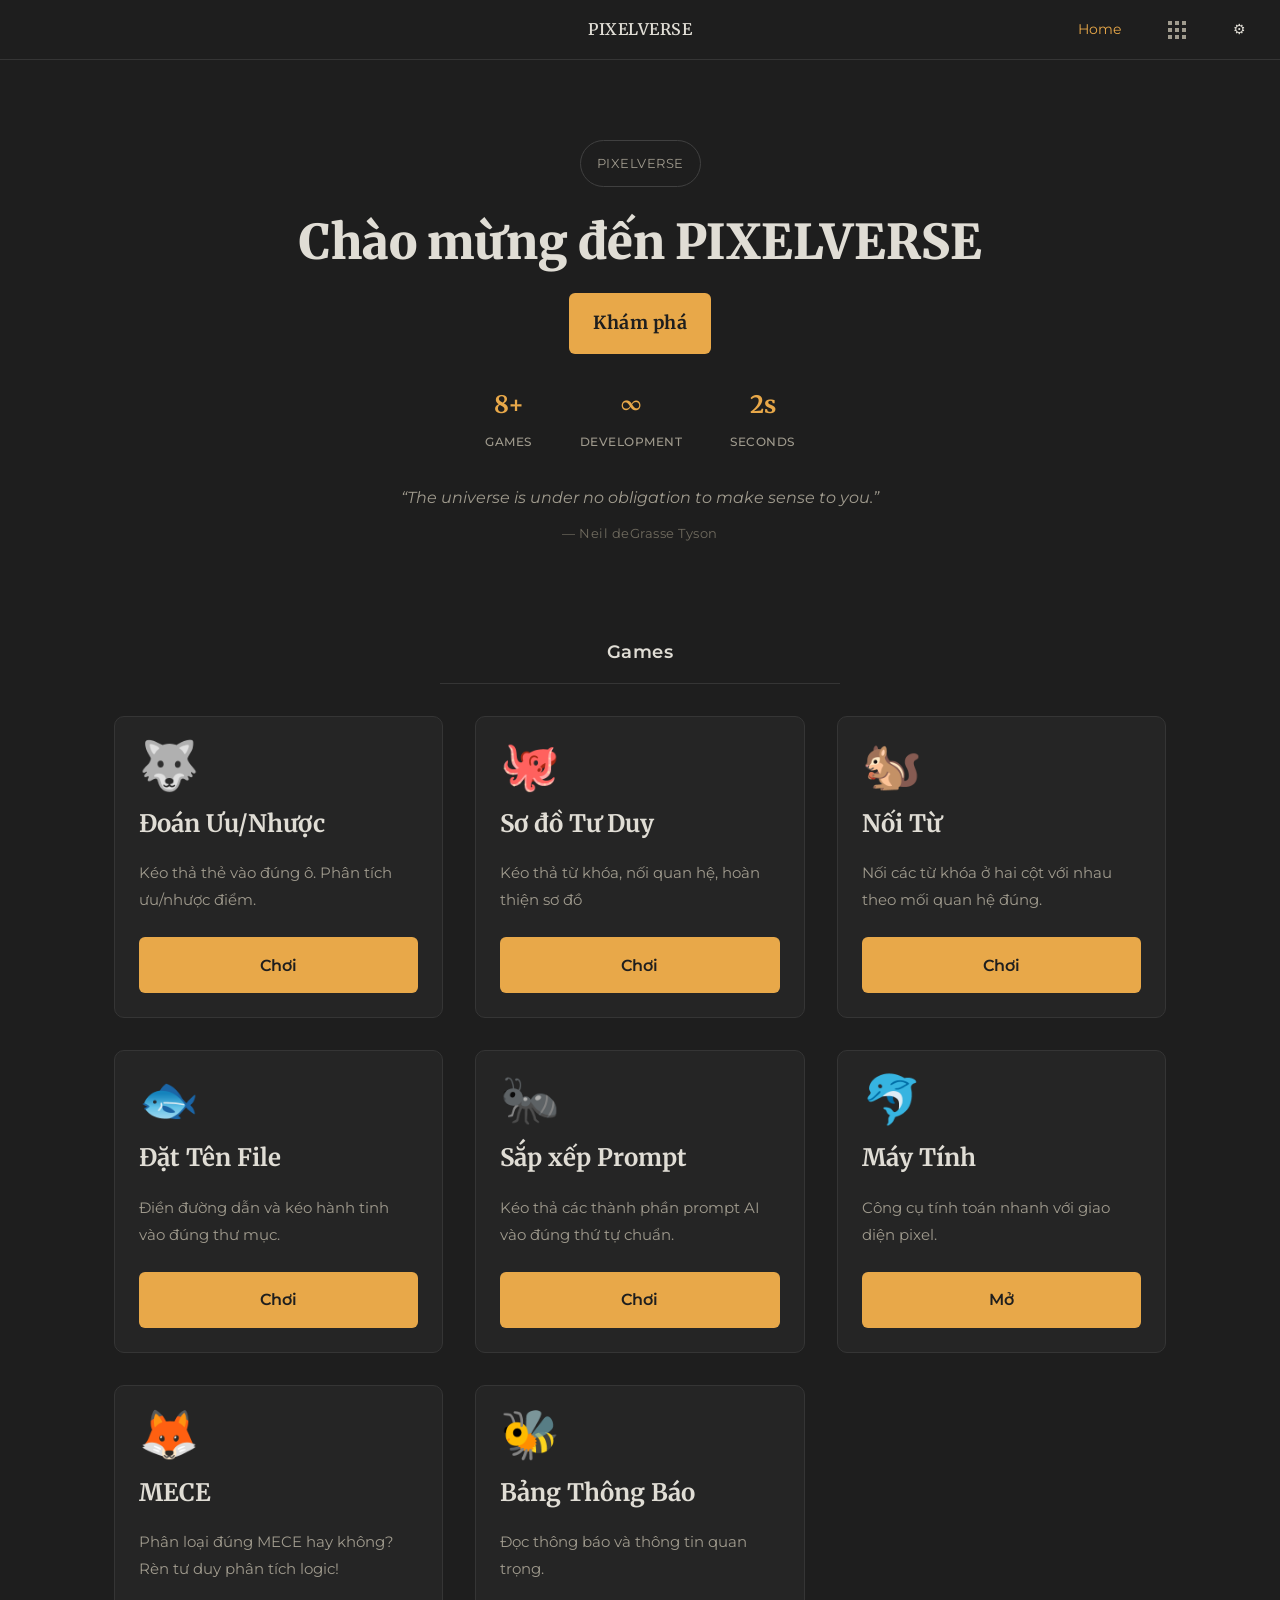
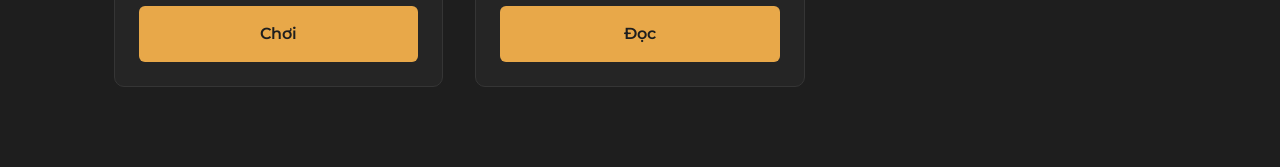
<file: index.html>
<!DOCTYPE html><html lang="vi"><head><meta charset="UTF-8"/><meta name="viewport" content="width=device-width,initial-scale=1.0"/>
<title>PIXELVERSE</title><link rel="icon" href="data:image/svg+xml,<svg xmlns='http://www.w3.org/2000/svg' viewBox='0 0 100 100'><text y='.9em' font-size='90' fill='%2300fff5'>◈</text></svg>">
<link rel="stylesheet" href="style.css"/><script src="app.js"></script>
<style>
.hero-quote{margin-top:32px;max-width:560px;text-align:center;padding:0 1rem}
.hero-quote__text{font-family:var(--font-sans);font-size:16px;font-style:italic;color:var(--text-secondary);line-height:var(--leading-relaxed);margin-bottom:8px;transition:opacity 0.6s}
.hero-quote__author{font-family:var(--font-sans);font-size:13px;color:var(--text-tertiary);letter-spacing:0.5px;opacity:0.7;transition:opacity 0.6s}
.stats-bar{display:flex;justify-content:center;gap:clamp(24px,5vw,48px);flex-wrap:wrap;margin-top:32px;padding:0}
.stat-item{text-align:center;display:flex;flex-direction:column;gap:8px}
.stat-item__value{font-family:var(--font-serif);font-size:clamp(18px,4vw,24px);font-weight:700;color:var(--accent)}
.stat-item__label{font-size:12px;color:var(--text-secondary);letter-spacing:0.5px;font-weight:500}
</style></head>
<body>
<section class="hero">
<div class="hero__badge">PIXELVERSE</div>
<h1 class="hero__title">Chào mừng đến PIXELVERSE</h1>
<a href="#apps" class="hero__cta" onclick="SFX.navigate()">Khám phá</a>
<div class="stats-bar"><div class="stat-item"><span class="stat-item__value" id="gameCount">4+</span><span class="stat-item__label">GAMES</span></div>
<div class="stat-item"><span class="stat-item__value">∞</span><span class="stat-item__label">DEVELOPMENT</span></div>
<div class="stat-item"><span class="stat-item__value" id="sessionTimer">0s</span><span class="stat-item__label" id="timerLabel">SECONDS</span></div></div>
<div class="hero-quote"><p class="hero-quote__text" id="heroQuoteText"></p><span class="hero-quote__author" id="heroQuoteAuthor"></span></div></section>
<section class="apps-section" id="apps"><h2 class="section-title">Games</h2><div class="section-divider"><span></span></div>
<div class="apps-grid" id="appsGrid"></div></section>
<script>
const cards=[['pros-cons','🐺','Đoán Ưu/Nhược','Kéo thả thẻ vào đúng ô. Phân tích ưu/nhược điểm.','Chơi'],
['mind-map','🐙','Sơ đồ Tư Duy','Kéo thả từ khóa, nối quan hệ, hoàn thiện sơ đồ','Chơi'],
['matching','🐿️','Nối Từ','Nối các từ khóa ở hai cột với nhau theo mối quan hệ đúng.','Chơi'],
['file-naming','🐟','Đặt Tên File','Điền đường dẫn và kéo hành tinh vào đúng thư mục.','Chơi'],
['prompt-order','🐜','Sắp xếp Prompt','Kéo thả các thành phần prompt AI vào đúng thứ tự chuẩn.','Chơi'],
['calculator','🐬','Máy Tính','Công cụ tính toán nhanh với giao diện pixel.','Mở'],
['mece','🦊','MECE','Phân loại đúng MECE hay không? Rèn tư duy phân tích logic!','Chơi'],
['noticeboard','🐝','Bảng Thông Báo','Đọc thông báo và thông tin quan trọng.','Đọc']];
document.getElementById('appsGrid').innerHTML=cards.map(([id,e,t,d,b])=>`<article class="app-card" data-game="${id}" onclick="SFX.navigate();location.href='app.${id}.html'"><div class="app-card__icon">${e}</div><h3 class="app-card__title">${t}</h3><p class="app-card__desc">${d}</p><button class="app-card__btn">${b}</button></article>`).join('');
document.getElementById('gameCount').textContent=cards.length+'+';
const Q=[{t:"The universe is under no obligation to make sense to you.",a:"Neil deGrasse Tyson"},{t:"We are all made of star-stuff.",a:"Carl Sagan"},{t:"Space is big. You just won't believe how vastly, hugely, mind-bogglingly big it is.",a:"Douglas Adams"},{t:"Look up at the stars and not down at your feet.",a:"Stephen Hawking"},{t:"Two things are infinite: the universe and human stupidity; and I'm not sure about the universe.",a:"Albert Einstein"}];
let qi=0;const qT=document.getElementById('heroQuoteText'),qA=document.getElementById('heroQuoteAuthor');
function showQ(i){qT.style.opacity='0';qA.style.opacity='0';setTimeout(()=>{qT.textContent='\u201c'+Q[i].t+'\u201d';qA.textContent='\u2014 '+Q[i].a;qT.style.opacity='1';qA.style.opacity='1'},600)}
showQ(0);setInterval(()=>{qi=(qi+1)%Q.length;showQ(qi)},9000);
const nt=performance.getEntriesByType('navigation')[0]?.type,SK='pv_start';
if(nt==='reload'||!sessionStorage.getItem(SK))sessionStorage.setItem(SK,Date.now());
const ss=parseInt(sessionStorage.getItem(SK)),tE=document.getElementById('sessionTimer'),tL=document.getElementById('timerLabel');
function uT(){const s=Math.floor((Date.now()-ss)/1000);if(s<60){tE.textContent=s+'s';tL.textContent='SECONDS'}else{tE.textContent=Math.floor(s/60)+'+';tL.textContent='MINUTES PLAYED'}}
uT();const si=setInterval(()=>{uT();if(Date.now()-ss>=60000){clearInterval(si);setInterval(uT,60000)}},1000);
</script></body></html>
</file>
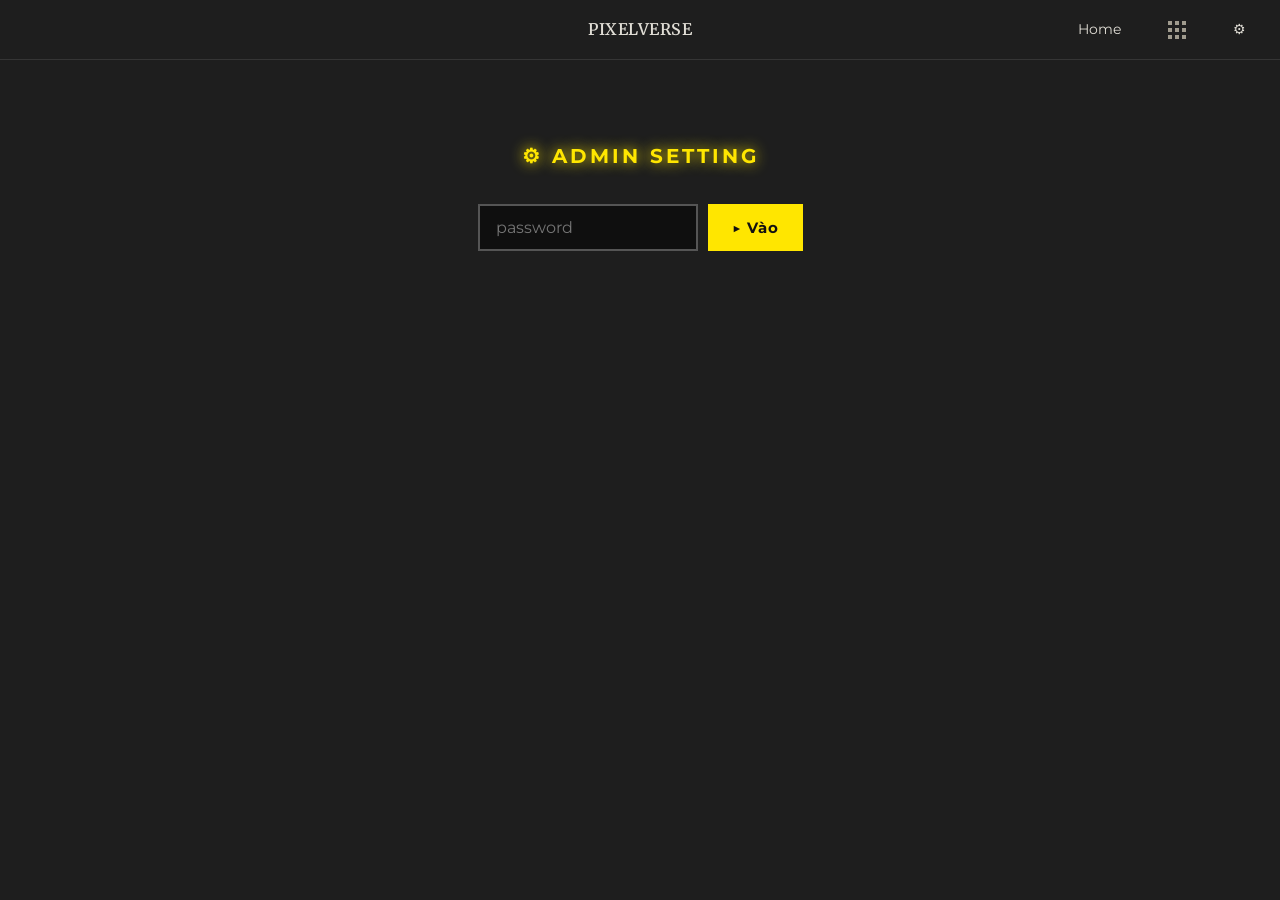
<file: app.admin.html>
<!DOCTYPE html><html lang="vi"><head><meta charset="UTF-8"/><meta name="viewport" content="width=device-width,initial-scale=1.0"/>
<title>PIXELVERSE — Admin</title><link rel="icon" href="data:image/svg+xml,<svg xmlns='http://www.w3.org/2000/svg' viewBox='0 0 100 100'><text y='.9em' font-size='90'>⚙</text></svg>">
<link rel="stylesheet" href="style.css"/><script src="app.js"></script>
<style>:root{--cyan:#00fff5;--orange:#ff6b00;--bg:#111111;--card:#1a1a1a;--card2:#0f0f0f;--grey:#555555;--yellow:#ffe600;--white:#ffffff;--magenta:#ff00cc;--green:#00ff88}
*{font-family:'Montserrat',sans-serif}
.admin-page{max-width:860px;margin:0 auto;padding:32px 20px 100px}
.auth-section{text-align:center;padding:48px 0 32px}.auth-title{font-family:var(--fh);font-size:20px;font-weight:700;color:var(--yellow);text-shadow:0 0 14px var(--yellow);letter-spacing:3px;margin-bottom:32px}
.auth-form{display:flex;gap:10px;justify-content:center;flex-wrap:wrap}
.auth-input{padding:12px 16px;background:var(--card2);border:2px solid var(--grey);color:var(--white);font-size:16px;outline:none;width:220px}.auth-input:focus{border-color:var(--yellow)}
.auth-btn{padding:12px 24px;background:var(--yellow);color:var(--bg);border:none;font-size:15px;font-weight:700;cursor:pointer;letter-spacing:1px}.auth-btn:hover{box-shadow:0 0 16px rgba(255,230,0,.5)}
.auth-error{color:var(--orange);margin-top:10px;font-size:14px;min-height:20px}.auth-ok{font-size:14px;color:var(--green);margin-top:10px}
.g-bar{display:none;align-items:center;gap:8px;padding:10px 0;border-bottom:2px solid var(--grey);margin-bottom:0;flex-wrap:wrap}.g-bar.visible{display:flex}
.g-bar--bot{border-bottom:none;border-top:2px solid var(--grey);margin-top:0}
.g-btn{width:44px;height:44px;font-size:20px;border:2px solid;background:none;cursor:pointer;display:flex;align-items:center;justify-content:center}
.g-save{border-color:var(--yellow);color:var(--yellow)}.g-save:hover{background:var(--yellow);color:var(--bg)}
.g-copy,.g-dl{border-color:var(--grey);color:var(--grey);opacity:.35;pointer-events:none}
.g-copy.on{border-color:var(--cyan);color:var(--cyan);opacity:1;pointer-events:auto}.g-copy.on:hover{background:var(--cyan);color:var(--bg)}
.g-dl.on{border-color:var(--green);color:var(--green);opacity:1;pointer-events:auto}.g-dl.on:hover{background:var(--green);color:var(--bg)}
.g-msg{font-size:13px;color:var(--green);min-width:80px}
.g-logout{margin-left:auto;padding:8px 16px;background:none;border:1px solid var(--grey);color:var(--grey);font-size:13px;cursor:pointer}.g-logout:hover{border-color:var(--orange);color:var(--orange)}
.game-sections{border-top:2px solid var(--grey)}.game-block{border-bottom:2px solid var(--grey)}
.game-header{display:flex;align-items:center;justify-content:space-between;width:100%;background:none;border:none;padding:20px 4px;cursor:pointer;color:var(--white);font-size:18px;font-weight:600}.game-header:hover{color:var(--cyan)}
.game-header-left{display:flex;align-items:center;gap:12px}.game-arrow{font-size:12px;color:var(--grey);transition:transform .15s}
.game-content{display:none;padding:4px 0 32px}.game-content.open{display:block}
.field-group{margin-bottom:14px}.field-label{display:block;font-size:13px;color:var(--grey);margin-bottom:5px}
.field-input,.field-textarea{width:100%;padding:10px 12px;box-sizing:border-box;background:var(--card2);border:1px solid var(--grey);color:var(--white);font-size:15px;outline:none;font-family:'Montserrat',sans-serif}
.field-input:focus,.field-textarea:focus{border-color:var(--yellow)}.field-textarea{resize:none;overflow:hidden;min-height:52px}
.entry-card{background:rgba(255,255,255,.03);border-left:3px solid var(--grey);padding:16px 16px 12px;margin-bottom:12px}
.entry-head{display:flex;align-items:center;justify-content:space-between;margin-bottom:12px}
.entry-num{font-size:12px;color:var(--magenta);letter-spacing:2px}
.entry-remove{background:none;border:none;color:var(--orange);font-size:18px;padding:2px 6px;cursor:pointer}.entry-remove:hover{color:#ff4444}
.add-btn{background:none;border:2px solid var(--green);color:var(--green);font-size:20px;font-weight:600;width:36px;height:36px;cursor:pointer;display:inline-flex;align-items:center;justify-content:center}.add-btn:hover{background:var(--green);color:var(--bg)}
.add-btn-row{display:flex;align-items:center;gap:8px;margin-top:6px;font-size:13px;color:var(--grey)}
.sec-label{font-size:11px;letter-spacing:2px;color:var(--cyan);margin:18px 0 10px;border-bottom:1px solid var(--grey);padding-bottom:6px;text-transform:uppercase}
.mm-kw-entry{display:flex;align-items:center;gap:10px;background:var(--card2);padding:8px 10px;border:1px solid var(--grey);margin-bottom:6px}
.mm-kw-num{font-size:11px;color:var(--grey);min-width:22px}
.mm-remove-kw{background:none;border:none;color:var(--orange);font-size:16px;padding:2px 6px;cursor:pointer}
.mm-row-ctrl{display:flex;align-items:center;gap:8px;font-size:14px;color:var(--grey)}
.mm-row-btn{background:none;border:2px solid var(--grey);color:var(--white);width:28px;height:28px;font-size:16px;cursor:pointer;line-height:1}.mm-row-btn:hover{border-color:var(--cyan);color:var(--cyan)}
.mm-canvas-wrap{display:flex;gap:16px;margin-top:12px;overflow-x:auto;align-items:flex-start;max-width:100%}
.mm-admin-canvas{flex:1;min-width:0;position:relative;background:var(--card2);padding:8px;box-sizing:border-box}
.mm-admin-svg{position:absolute;top:0;left:0;width:100%;height:100%;pointer-events:none;overflow:visible;z-index:2}
.map-row{display:flex;align-items:center;gap:8px;min-height:52px;border:2px solid rgba(255,255,255,.08);padding:6px 8px;margin-bottom:6px;background:rgba(0,0,0,.25);position:relative;z-index:1}
.map-row.accepting{border-color:rgba(0,255,245,.35)}.map-row.drag-over{border-color:var(--cyan);box-shadow:inset 0 0 18px rgba(0,255,245,.12)}
.row-label{font-size:11px;color:var(--grey);min-width:22px}.row-nodes{display:flex;flex-wrap:wrap;gap:6px;flex:1}
.map-node{position:relative;padding:8px 14px 8px 10px;border:2px solid var(--cyan);background:var(--card);cursor:pointer;font-size:13px;user-select:none;z-index:1}
.map-node:hover{border-color:var(--white)}.map-node.selected{border-color:var(--yellow);box-shadow:0 0 14px rgba(255,230,0,.5)}.map-node.dragging{opacity:.35}
.node-dot{position:absolute;width:10px;height:10px;border-radius:50%;background:var(--cyan);left:50%;transform:translateX(-50%)}
.node-dot--top{top:-6px}.node-dot--bottom{bottom:-6px}
.map-node.selected .node-dot{background:var(--yellow);box-shadow:0 0 8px rgba(255,230,0,.8);transform:translateX(-50%) scale(1.3)}
.node-conn-count{position:absolute;top:-7px;left:-7px;background:var(--yellow);color:var(--bg);font-size:9px;width:14px;height:14px;display:none;align-items:center;justify-content:center;border-radius:50%}
.node-conn-count.has-conn{display:flex}
.map-line{stroke:var(--cyan);stroke-width:2.5;stroke-dasharray:8 4;fill:none;opacity:1}
.conn-group{cursor:pointer}.conn-hit{stroke:transparent;stroke-width:20;pointer-events:stroke;fill:none}
.conn-del-group{opacity:0;pointer-events:none;transition:opacity .15s}.conn-group:hover .conn-del-group{opacity:1;pointer-events:all}
.conn-del-circle{fill:#111;stroke:rgba(255,255,255,.2);stroke-width:1;transition:fill .15s,stroke .15s}.conn-group:hover .conn-del-circle{fill:var(--orange);stroke:var(--orange)}
.conn-del-cross{stroke:rgba(255,255,255,.4);stroke-width:1.5;stroke-linecap:round;transition:stroke .15s}.conn-group:hover .conn-del-cross{stroke:#fff}
.map-node.highlight,.mt-item.highlight{border-color:var(--magenta)!important;box-shadow:0 0 10px rgba(255,0,204,.45)!important}
.kw-pool-sidebar{width:140px;flex-shrink:0;display:flex;flex-direction:column;gap:6px}
.kw-pool-hdr{font-size:11px;color:var(--magenta);letter-spacing:2px}
.kw-pool{display:flex;flex-direction:column;gap:6px;min-height:60px;padding:10px;background:var(--card2);border:2px dashed var(--grey)}
.kw-pool.drag-over{border-color:var(--magenta)}.kw-chip{padding:8px 10px;border:2px solid var(--magenta);background:var(--card2);cursor:grab;font-size:13px}
.kw-chip:hover{border-color:var(--white)}.kw-chip.dragging{opacity:.35}.pool-empty{font-size:11px;color:var(--green);letter-spacing:1px}
.mt-set-card{background:rgba(255,255,255,.03);border-left:3px solid var(--cyan);padding:16px;margin-bottom:16px}
.mt-set-title-row{display:flex;align-items:center;gap:8px;margin-bottom:14px}
.mt-set-title-row .set-label{font-size:12px;color:var(--cyan);letter-spacing:1px;white-space:nowrap}
.mt-set-title-row input{flex:1;padding:7px 10px;background:var(--card2);border:1px solid var(--grey);color:var(--white);font-size:14px;outline:none}.mt-set-title-row input:focus{border-color:var(--yellow)}
.mt-del-set-btn{background:none;border:none;color:var(--orange);font-size:18px;padding:2px 6px;cursor:pointer}.mt-del-set-btn:hover{color:#ff4444}
.mt-body{position:relative;display:grid;grid-template-columns:1fr 32px 1fr;gap:0;margin-bottom:8px}
.mt-col{display:flex;flex-direction:column;gap:5px}.mt-col-hdr{font-size:11px;color:var(--grey);letter-spacing:1px;margin-bottom:6px;text-align:center}
.mt-item{display:flex;align-items:stretch;border:2px solid rgba(255,255,255,.12);background:var(--card2);cursor:pointer;min-height:40px;position:relative;z-index:1;transition:border-color .1s}
.mt-item:hover{border-color:rgba(255,255,255,.35)}.mt-item.pending{border-color:var(--yellow);box-shadow:0 0 8px rgba(255,230,0,.35)}.mt-item.connected{border-color:var(--cyan)}
.mt-item .mt-inp{flex:1;padding:8px 10px;background:transparent;border:none;color:var(--white);font-size:14px;outline:none;cursor:text;min-width:0}
.mt-item .mt-dot{width:12px;height:12px;background:var(--grey);border-radius:50%;flex-shrink:0;align-self:center;margin:0 5px}
.mt-item.pending .mt-dot{background:var(--yellow)}.mt-item.connected .mt-dot{background:var(--cyan)}
.mt-item .mt-del{background:none;border:none;color:var(--grey);font-size:14px;width:26px;cursor:pointer;flex-shrink:0;display:flex;align-items:center;justify-content:center}.mt-item .mt-del:hover{color:var(--orange)}
.mt-col-l .mt-item{flex-direction:row}.mt-col-r .mt-item{flex-direction:row-reverse}
.mt-col-add{display:flex;justify-content:center;margin-top:4px}
.mt-svg{position:absolute;top:0;left:0;width:100%;height:100%;pointer-events:none;overflow:visible;z-index:2}
.mt-conn-line{stroke:var(--cyan);stroke-width:2.5;stroke-dasharray:8 4;fill:none;opacity:1}
.mt-hint{font-size:12px;color:var(--grey);margin-bottom:8px;font-style:italic}
.game-toggle-row{display:flex;align-items:center;justify-content:space-between;padding:13px 0;border-bottom:1px solid rgba(255,255,255,.07)}
.game-toggle-row:last-child{border-bottom:none}.game-toggle-label{display:flex;align-items:center;gap:10px;font-size:16px}
.toggle-switch{position:relative;width:48px;height:26px;flex-shrink:0}.toggle-switch input{display:none}
.toggle-slider{position:absolute;inset:0;cursor:pointer;background:var(--grey);border:2px solid var(--grey);transition:all .15s steps(2)}
.toggle-slider::after{content:'';position:absolute;width:14px;height:14px;background:var(--bg);top:4px;left:4px;transition:transform .15s steps(2)}
.toggle-switch input:checked+.toggle-slider{background:var(--green);border-color:var(--green)}.toggle-switch input:checked+.toggle-slider::after{transform:translateX(22px)}
.toggle-off-label{font-size:11px;color:var(--orange);margin-left:8px}
@media(max-width:600px){.admin-page{padding:20px 12px 80px}.game-header{padding:16px 4px;font-size:16px}.g-bar{gap:6px}.g-btn{width:40px;height:40px;font-size:18px}.field-input,.field-textarea{font-size:14px;padding:8px 10px}}
@media(max-width:420px){.admin-page{padding:16px 8px 80px}.auth-input{width:100%;box-sizing:border-box}.auth-form{flex-direction:column;align-items:stretch;gap:8px}.auth-btn{width:100%}.mt-body{grid-template-columns:1fr 24px 1fr}}</style></head>
<body><main class="admin-page">
<div class="auth-section" id="authSection"><div class="auth-title">⚙ ADMIN SETTING</div>
<div class="auth-form"><input type="password" id="authPw" class="auth-input" placeholder="password" autocomplete="current-password"/>
<button id="authBtn" class="auth-btn">▶ Vào</button></div><div id="authError" class="auth-error"></div></div>
<div class="g-bar g-bar--top" id="gBarTop"><button class="g-btn g-save" id="gSaveT" title="Lưu tất cả">💾</button>
<button class="g-btn g-copy" id="gCopyT" title="Sao chép JSON">📋</button><button class="g-btn g-dl" id="gDlT" title="Tải xuống JSON">⬇</button>
<span class="g-msg" id="gMsgT"></span><button class="g-logout" id="logoutBtnT">Đăng xuất</button></div>
<div class="game-sections" id="gameSections" style="display:none">
<div class="game-block"><button class="game-header" onclick="toggleSection('settings')"><span class="game-header-left"><span>⚙</span><span>Cài đặt Games</span></span><span class="game-arrow" id="arrow-settings">▶</span></button>
<div class="game-content" id="content-settings"><p style="color:var(--grey);font-size:13px;margin-bottom:16px;line-height:1.6">Bật/tắt hiển thị game. Sau khi thay đổi, nhấn 💾 Lưu rồi tải xuống JSON.</p><div id="game-toggles"></div></div></div>
<div class="game-block"><button class="game-header" onclick="toggleSection('pc')"><span class="game-header-left"><span>🐺</span><span>Đoán Ưu / Nhược</span></span><span class="game-arrow" id="arrow-pc">▶</span></button>
<div class="game-content" id="content-pc"><div id="pc-list"></div><div class="add-btn-row"><button class="add-btn" id="pc-add" title="Thêm bộ đề">+</button><span>Thêm bộ đề</span></div></div></div>
<div class="game-block"><button class="game-header" onclick="toggleSection('mm')"><span class="game-header-left"><span>🐙</span><span>Sơ đồ Tư Duy</span></span><span class="game-arrow" id="arrow-mm">▶</span></button>
<div class="game-content" id="content-mm">
<div style="display:flex;align-items:center;gap:10px;margin-bottom:14px;flex-wrap:wrap">
<div class="add-btn-row"><button class="add-btn" id="mm-add-set" title="Thêm bộ đề">+</button><span>Thêm bộ đề</span></div>
<div style="display:flex;align-items:center;gap:6px;margin-left:auto">
<button class="mm-row-btn" id="mm-prev-set" style="font-size:14px">←</button>
<span id="mm-set-disp" style="font-size:12px;color:var(--cyan);letter-spacing:1px;min-width:60px;text-align:center">Bộ 1 / 1</span>
<button class="mm-row-btn" id="mm-next-set" style="font-size:14px">→</button>
<button class="mt-del-set-btn" id="mm-del-set" title="Xóa bộ đề">✕</button></div></div>
<div style="margin-bottom:10px"><input class="field-input" id="mm-set-title" placeholder="Tên bộ đề" style="width:100%;box-sizing:border-box"/></div>
<div class="sec-label">▸ Từ khóa</div><div id="mm-kw-list"></div>
<div style="display:flex;gap:16px;align-items:center;flex-wrap:wrap;margin-top:6px"><div class="add-btn-row"><button class="add-btn" id="mm-add-kw" title="Thêm từ khóa">+</button><span>Thêm từ khóa</span></div>
<div class="mm-row-ctrl"><span style="font-size:12px;letter-spacing:1px">Số hàng:</span><button class="mm-row-btn" id="mm-row-minus">−</button><span id="mm-row-count" style="color:var(--white);min-width:18px;text-align:center">3</span><button class="mm-row-btn" id="mm-row-plus">+</button></div></div>
<div class="sec-label" style="margin-top:24px">▸ Bố cục sơ đồ <small style="color:var(--grey);font-size:11px">kéo vào hàng · bấm 2 node để nối</small></div>
<div class="mm-canvas-wrap"><div class="mm-admin-canvas" id="mm-canvas"><svg class="mm-admin-svg" id="mm-svg"></svg></div>
<div class="kw-pool-sidebar"><div class="kw-pool-hdr">▸ CHƯA ĐẶT</div><div class="kw-pool" id="mm-pool"></div></div></div></div></div>
<div class="game-block"><button class="game-header" onclick="toggleSection('mt')"><span class="game-header-left"><span>🐿️</span><span>Nối Từ</span></span><span class="game-arrow" id="arrow-mt">▶</span></button>
<div class="game-content" id="content-mt"><p class="mt-hint">Bấm vào ô từ khóa để chọn, bấm ô khác cột để tạo kết nối.</p>
<div class="add-btn-row" style="margin-bottom:16px"><button class="add-btn" id="mt-add-set" title="Thêm bộ đề">+</button><span>Thêm bộ đề</span></div><div id="mt-set-list"></div></div></div>
<div class="game-block"><button class="game-header" onclick="toggleSection('fn')"><span class="game-header-left"><span>🐟</span><span>Đặt Tên File</span></span><span class="game-arrow" id="arrow-fn">▶</span></button>
<div class="game-content" id="content-fn"><p style="color:var(--grey);font-size:15px;line-height:1.7">Cấu trúc vũ trụ trong <code style="color:var(--cyan)">fileNaming</code> của <code style="color:var(--cyan)">data.json</code>. Mỗi lần chơi hỏi ngẫu nhiên 10 hành tinh.</p></div></div>
<div class="game-block"><button class="game-header" onclick="toggleSection('po')"><span class="game-header-left"><span>🐜</span><span>Sắp xếp Prompt</span></span><span class="game-arrow" id="arrow-po">▶</span></button>
<div class="game-content" id="content-po"><div id="po-list"></div><div class="add-btn-row"><button class="add-btn" id="po-add" title="Thêm bộ đề">+</button><span>Thêm bộ đề</span></div></div></div>
<div class="game-block"><button class="game-header" onclick="toggleSection('calc')"><span class="game-header-left"><span>🐬</span><span>Máy Tính</span></span><span class="game-arrow" id="arrow-calc">▶</span></button>
<div class="game-content" id="content-calc"><p style="color:var(--grey);font-size:15px;line-height:1.7">Công cụ tính toán không có nội dung cần chỉnh sửa.</p></div></div>
<div class="game-block"><button class="game-header" onclick="toggleSection('mece')"><span class="game-header-left"><span>🦊</span><span>MECE</span></span><span class="game-arrow" id="arrow-mece">▶</span></button>
<div class="game-content" id="content-mece"><div id="mece-list"></div><div class="add-btn-row"><button class="add-btn" id="mece-add" title="Thêm bộ đề">+</button><span>Thêm bộ đề</span></div></div></div>
<div class="game-block"><button class="game-header" onclick="toggleSection('nb')"><span class="game-header-left"><span>🐝</span><span>Bảng Thông Báo</span></span><span class="game-arrow" id="arrow-nb">▶</span></button>
<div class="game-content" id="content-nb"><div id="nb-list"></div><div class="add-btn-row"><button class="add-btn" id="nb-add" title="Thêm thông báo">+</button><span>Thêm thông báo</span></div></div></div>
</div>
<div class="g-bar g-bar--bot" id="gBarBot"><button class="g-btn g-save" id="gSaveB" title="Lưu tất cả">💾</button>
<button class="g-btn g-copy" id="gCopyB" title="Sao chép JSON">📋</button><button class="g-btn g-dl" id="gDlB" title="Tải xuống JSON">⬇</button>
<span class="g-msg" id="gMsgB"></span><button class="g-logout" id="logoutBtnB">Đăng xuất</button></div>
</main>
<script>
const ADMIN_PW='admin123';
function escHtml(s){return(s||'').replace(/&/g,'&amp;').replace(/"/g,'&quot;').replace(/</g,'&lt;').replace(/>/g,'&gt;')}
function autoResize(ta){ta.style.height='auto';ta.style.height=ta.scrollHeight+'px'}
document.addEventListener('input',e=>{if(e.target.tagName==='TEXTAREA'&&!e.target.readOnly)autoResize(e.target)});
function checkAuth(){if(localStorage.getItem('adminLoggedIn')==='1')showSections()}
document.getElementById('authBtn').addEventListener('click',doAuth);
document.getElementById('authPw').addEventListener('keydown',e=>{if(e.key==='Enter')doAuth()});
function doAuth(){const pw=document.getElementById('authPw').value;if(pw===ADMIN_PW){localStorage.setItem('adminLoggedIn','1');showSections()}
else{document.getElementById('authError').textContent='✕ Sai mật khẩu!';document.getElementById('authPw').value='';document.getElementById('authPw').focus()}}
function doLogout(){localStorage.removeItem('adminLoggedIn');location.reload()}
function showSections(){document.getElementById('authSection').innerHTML='<div class="auth-title" style="margin-bottom:0">⚙ ADMIN SETTING</div><div class="auth-ok">✓ Đã đăng nhập</div>';
document.getElementById('gameSections').style.display='block';document.getElementById('gBarTop').classList.add('visible');document.getElementById('gBarBot').classList.add('visible');
document.getElementById('logoutBtnT').addEventListener('click',doLogout);document.getElementById('logoutBtnB').addEventListener('click',doLogout);initAll()}
let gLastJson='',rawFileNaming={},poData=[],pcData=[],meceData=[],nbData=[],mmSets=[],mmSi=0;
function enableGlobal(){['gCopyT','gCopyB'].forEach(id=>document.getElementById(id).classList.add('on'));['gDlT','gDlB'].forEach(id=>document.getElementById(id).classList.add('on'))}
function flashMsg(msg){['gMsgT','gMsgB'].forEach(id=>{const el=document.getElementById(id);el.textContent=msg;setTimeout(()=>el.textContent='',2500)})}
document.getElementById('gSaveT').addEventListener('click',globalSave);document.getElementById('gSaveB').addEventListener('click',globalSave);
document.getElementById('gCopyT').addEventListener('click',()=>doCopy('gCopyT'));document.getElementById('gCopyB').addEventListener('click',()=>doCopy('gCopyB'));
document.getElementById('gDlT').addEventListener('click',doDownload);document.getElementById('gDlB').addEventListener('click',doDownload);
function globalSave(){mmSaveSet(mmSi);const content={enabledGames,fileNaming:rawFileNaming,promptOrder:poData,prosCons:pcData,mindMap:mmSets,matching:buildMTData(),mece:meceData,noticeboard:nbData};
['enabledGames','promptOrder','prosCons','mindMap','matching','mece','noticeboard'].forEach(k=>localStorage.setItem(k,JSON.stringify(content[k])));
gLastJson=JSON.stringify(content,null,2);enableGlobal();flashMsg('✓ Đã lưu!')}
function doCopy(btnId){if(!gLastJson)return;navigator.clipboard?.writeText(gLastJson).catch(()=>{const ta=document.createElement('textarea');ta.value=gLastJson;document.body.appendChild(ta);ta.select();document.execCommand('copy');document.body.removeChild(ta)});
const btn=document.getElementById(btnId),orig=btn.textContent;btn.textContent='✓';setTimeout(()=>btn.textContent=orig,2000)}
function doDownload(){if(!gLastJson)return;const blob=new Blob([gLastJson],{type:'application/json'}),url=URL.createObjectURL(blob);
const a=Object.assign(document.createElement('a'),{href:url,download:'admin_content.json'});document.body.appendChild(a);a.click();document.body.removeChild(a);URL.revokeObjectURL(url)}
let openSec=null;
function toggleSection(id){if(openSec&&openSec!==id){document.getElementById('content-'+openSec).classList.remove('open');document.getElementById('arrow-'+openSec).style.transform=''}
const c=document.getElementById('content-'+id),a=document.getElementById('arrow-'+id),isOpen=c.classList.contains('open');
c.classList.toggle('open',!isOpen);a.style.transform=isOpen?'':'rotate(90deg)';openSec=isOpen?null:id;
if(id==='mm'&&!isOpen)requestAnimationFrame(()=>mmRefreshConn());if(id==='mt'&&!isOpen)requestAnimationFrame(()=>{mtData.forEach((_,si)=>mtRenderLines(si))})}
function initAll(){fetch('data.json').then(r=>r.ok?r.json():null).then(d=>{if(d)rawFileNaming=d.fileNaming||{}}).catch(()=>{});initSettings();initPC();initMM();initMT();initPO();initMECE();initNB()}
// PROS-CONS
async function initPC(){const s=localStorage.getItem('prosCons');if(s)try{pcData=JSON.parse(s)}catch(e){}
if(!pcData.length){try{const r=await fetch('data.json');if(r.ok){const d=await r.json();pcData=d.prosCons||[]}}catch(e){}}
if(pcData.length&&pcData[0].topic!==undefined){pcData=[{id:Date.now(),setTitle:'BỘ 1',questions:pcData}]}
renderPC();document.getElementById('pc-add').addEventListener('click',()=>{const id=Date.now();pcData.push({id,setTitle:`BỘ ${pcData.length+1}`,questions:[{id:id+'q',topic:'',passage:'',pro:{id:'p'+id,text:''},con:{id:'c'+id,text:''}}]});renderPC()})}
function renderPC(){const list=document.getElementById('pc-list');list.innerHTML='';
pcData.forEach((set,si)=>{const card=document.createElement('div');card.className='mt-set-card';
const tr=document.createElement('div');tr.className='mt-set-title-row';
const lbl=document.createElement('span');lbl.className='set-label';lbl.textContent=`BỘ ${si+1}:`;
const ti=document.createElement('input');ti.value=set.setTitle||`BỘ ${si+1}`;ti.addEventListener('input',()=>{pcData[si].setTitle=ti.value});
const db=document.createElement('button');db.className='mt-del-set-btn';db.title='Xóa bộ đề';db.textContent='✕';db.addEventListener('click',()=>{pcData.splice(si,1);renderPC()});
tr.appendChild(lbl);tr.appendChild(ti);tr.appendChild(db);card.appendChild(tr);
(set.questions||[]).forEach((_,qi)=>card.appendChild(mkPCQ(si,qi)));
const addQ=document.createElement('div');addQ.className='add-btn-row';
const addQBtn=document.createElement('button');addQBtn.className='add-btn';addQBtn.textContent='+';
addQBtn.addEventListener('click',()=>{const id=Date.now();(pcData[si].questions=pcData[si].questions||[]).push({id,topic:'',passage:'',pro:{id:'p'+id,text:''},con:{id:'c'+id,text:''}});renderPC()});
const addQSpan=document.createElement('span');addQSpan.textContent='Thêm câu hỏi';
addQ.appendChild(addQBtn);addQ.appendChild(addQSpan);card.appendChild(addQ);list.appendChild(card)})}
function mkPCQ(si,qi){const item=(pcData[si].questions||[])[qi];if(!item)return document.createElement('div');
const div=document.createElement('div');div.className='entry-card';div.style.marginTop='10px';
const hdr=document.createElement('div');hdr.className='entry-head';
const num=document.createElement('span');num.className='entry-num';num.textContent=`CHỦ ĐỀ ${qi+1}`;
const del=document.createElement('button');del.className='entry-remove';del.title='Xóa';del.textContent='✕';del.addEventListener('click',()=>{pcData[si].questions.splice(qi,1);renderPC()});
hdr.appendChild(num);hdr.appendChild(del);div.appendChild(hdr);
const mkFG=(lbl,el)=>{const fg=document.createElement('div');fg.className='field-group';const lb=document.createElement('label');lb.className='field-label';lb.textContent=lbl;fg.appendChild(lb);fg.appendChild(el);return fg};
const topicInp=document.createElement('input');topicInp.className='field-input';topicInp.value=item.topic;topicInp.addEventListener('input',()=>{pcData[si].questions[qi].topic=topicInp.value});
const passTA=document.createElement('textarea');passTA.className='field-textarea';passTA.value=item.passage;passTA.addEventListener('input',()=>{pcData[si].questions[qi].passage=passTA.value;autoResize(passTA)});
const proInp=document.createElement('input');proInp.className='field-input';proInp.value=item.pro.text;proInp.addEventListener('input',()=>{pcData[si].questions[qi].pro.text=proInp.value});
const conInp=document.createElement('input');conInp.className='field-input';conInp.value=item.con.text;conInp.addEventListener('input',()=>{pcData[si].questions[qi].con.text=conInp.value});
div.appendChild(mkFG('Tên chủ đề',topicInp));div.appendChild(mkFG('Đoạn văn mô tả',passTA));div.appendChild(mkFG('Ưu điểm',proInp));div.appendChild(mkFG('Nhược điểm',conInp));autoResize(passTA);return div}
// MIND-MAP
let mmData=null,mmPlacements={},mmConnections=new Set(),mmDragKid=null,mmSelectedNode=null;
const mmCk=(a,b)=>a<b?a+'|'+b:b+'|'+a,mmPair=k=>k.split('|');
function mmSaveSet(si){if(!mmSets[si]||!mmData)return;mmSets[si]=mmBuildSave()}
function mmLoadSet(si){mmData=JSON.parse(JSON.stringify(mmSets[si]));mmPlacements={};mmData.keywords.forEach(kw=>{if(kw.correctRow!=null)mmPlacements[kw.id]=kw.correctRow});mmConnections=new Set(mmData.connections.map(c=>mmCk(c.from,c.to)));document.getElementById('mm-row-count').textContent=mmData.rowCount;document.getElementById('mm-set-title').value=mmData.title||'';mmRenderKwList();mmRenderCanvas();mmUpSetNav()}
function mmUpSetNav(){document.getElementById('mm-set-disp').textContent=`Bộ ${mmSi+1} / ${mmSets.length}`;document.getElementById('mm-prev-set').disabled=mmSi===0;document.getElementById('mm-next-set').disabled=mmSi===mmSets.length-1;document.getElementById('mm-del-set').disabled=mmSets.length<=1}
async function initMM(){const s=localStorage.getItem('mindMap');if(s)try{mmSets=JSON.parse(s)}catch(e){}
if(!mmSets.length){try{const r=await fetch('data.json');if(r.ok){const d=await r.json();mmSets=d.mindMap||[]}}catch(e){}}
if(!mmSets.length)mmSets=[{id:Date.now(),title:'Sơ đồ 1',rowCount:3,keywords:[],connections:[]}];
mmSi=0;mmLoadSet(0);
document.getElementById('mm-set-title').addEventListener('input',()=>{mmData.title=document.getElementById('mm-set-title').value;mmSets[mmSi].title=mmData.title});
document.getElementById('mm-add-set').addEventListener('click',()=>{mmSaveSet(mmSi);const id=Date.now();mmSets.push({id,title:`Sơ đồ ${mmSets.length+1}`,rowCount:3,keywords:[],connections:[]});mmSi=mmSets.length-1;mmLoadSet(mmSi)});
document.getElementById('mm-del-set').addEventListener('click',()=>{if(mmSets.length<=1)return;mmSets.splice(mmSi,1);mmSi=Math.min(mmSi,mmSets.length-1);mmLoadSet(mmSi)});
document.getElementById('mm-prev-set').addEventListener('click',()=>{if(mmSi>0){mmSaveSet(mmSi);mmSi--;mmLoadSet(mmSi)}});
document.getElementById('mm-next-set').addEventListener('click',()=>{if(mmSi<mmSets.length-1){mmSaveSet(mmSi);mmSi++;mmLoadSet(mmSi)}});
document.getElementById('mm-add-kw').addEventListener('click',()=>{mmData.keywords.push({id:'k'+Date.now(),text:'',correctRow:null});mmRenderKwList();mmRenderPool();
const inputs=document.querySelectorAll('#mm-kw-list .field-input');if(inputs.length)inputs[inputs.length-1].focus()});
document.getElementById('mm-row-minus').addEventListener('click',()=>mmChangeRows(-1));document.getElementById('mm-row-plus').addEventListener('click',()=>mmChangeRows(1));
document.getElementById('mm-canvas').addEventListener('click',()=>{mmClearSel();mmAutoLayout()});window.addEventListener('resize',()=>mmRefreshConn())}
function mmChangeRows(d){const n=mmData.rowCount+d;if(n<1||n>6)return;if(d<0){const rm=mmData.rowCount-1;Object.keys(mmPlacements).forEach(kid=>{if(mmPlacements[kid]===rm)delete mmPlacements[kid]});
mmConnections.forEach(k=>{const[a,b]=mmPair(k);if(mmPlacements[a]===undefined||mmPlacements[b]===undefined)mmConnections.delete(k)})}
mmData.rowCount=n;document.getElementById('mm-row-count').textContent=n;mmRenderCanvas()}
function mmRenderKwList(){const list=document.getElementById('mm-kw-list');list.innerHTML='';
mmData.keywords.forEach((kw,idx)=>{const div=document.createElement('div');div.className='mm-kw-entry';
div.innerHTML=`<span class="mm-kw-num">${String(idx+1).padStart(2,'0')}</span><input class="field-input" style="flex:1" value="${escHtml(kw.text)}"/><button class="mm-remove-kw" title="Xóa">✕</button>`;
const inp=div.querySelector('.field-input');inp.addEventListener('input',()=>{mmData.keywords[idx].text=inp.value;
const nT=document.querySelector(`#mm-canvas .map-node[data-kid="${kw.id}"] span:not(.node-conn-count)`);if(nT)nT.textContent=inp.value});
div.querySelector('.mm-remove-kw').addEventListener('click',()=>{const kid=kw.id;mmData.keywords.splice(idx,1);delete mmPlacements[kid];
mmConnections.forEach(k=>{const[a,b]=mmPair(k);if(a===kid||b===kid)mmConnections.delete(k)});mmRenderKwList();mmRenderCanvas()});list.appendChild(div)})}
function mmRenderCanvas(){const canvas=document.getElementById('mm-canvas');canvas.querySelectorAll('.map-row').forEach(r=>r.remove());
for(let i=0;i<mmData.rowCount;i++)canvas.insertBefore(mmMakeRow(i),document.getElementById('mm-svg'));
const poolEl=document.getElementById('mm-pool'),newPool=poolEl.cloneNode(false);poolEl.replaceWith(newPool);
newPool.addEventListener('dragover',e=>{if(mmDragKid)e.preventDefault()});
newPool.addEventListener('drop',e=>{e.preventDefault();if(!mmDragKid)return;const kid=mmDragKid;
mmConnections.forEach(k=>{const[a,b]=mmPair(k);if(a===kid||b===kid)mmConnections.delete(k)});delete mmPlacements[kid];mmDragKid=null;mmRenderPool();mmAutoLayout()});
mmRenderPool();mmRenderPlaced();mmRefreshConn()}
function mmMakeRow(idx){const r=document.createElement('div');r.className='map-row';r.dataset.row=idx;r.id='mm-row-'+idx;
const lbl=document.createElement('span');lbl.className='row-label';lbl.textContent=String(idx+1).padStart(2,'0');
const nodes=document.createElement('div');nodes.className='row-nodes';nodes.id='mm-nodes-'+idx;r.appendChild(lbl);r.appendChild(nodes);
r.addEventListener('dragover',e=>{if(mmDragKid){e.preventDefault();r.classList.add('drag-over')}});
r.addEventListener('dragleave',e=>{if(!r.contains(e.relatedTarget))r.classList.remove('drag-over')});
r.addEventListener('drop',e=>{e.preventDefault();r.classList.remove('drag-over');if(!mmDragKid)return;mmPlacements[mmDragKid]=idx;
mmConnections.forEach(k=>{const[a,b]=mmPair(k);if(mmPlacements[a]!==undefined&&mmPlacements[b]!==undefined&&mmPlacements[a]===mmPlacements[b])mmConnections.delete(k)});
mmDragKid=null;mmRenderPool();mmAutoLayout()});return r}
function mmRenderPool(){const pool=document.getElementById('mm-pool');pool.innerHTML='';const placed=new Set(Object.keys(mmPlacements));
mmData.keywords.forEach(kw=>{if(!placed.has(kw.id))pool.appendChild(mmMakeChip(kw))});
if(mmData.keywords.length>0&&placed.size===mmData.keywords.length){const e=document.createElement('div');e.className='pool-empty';e.textContent='ĐÃ ĐẶT HẾT ✓';pool.appendChild(e)}}
function mmRenderPlaced(){for(let i=0;i<mmData.rowCount;i++){const c=document.getElementById('mm-nodes-'+i);if(c)c.innerHTML=''}
mmData.keywords.forEach(kw=>{const row=mmPlacements[kw.id];if(row===undefined)return;const c=document.getElementById('mm-nodes-'+row);if(c)c.appendChild(mmMakeNode(kw))})}
function mmMakeChip(kw){const d=document.createElement('div');d.className='kw-chip';d.textContent=kw.text;d.draggable=true;d.dataset.kid=kw.id;
d.addEventListener('dragstart',e=>{mmDragKid=kw.id;d.classList.add('dragging');e.dataTransfer.effectAllowed='move';document.querySelectorAll('#mm-canvas .map-row').forEach(r=>r.classList.add('accepting'))});
d.addEventListener('dragend',()=>{d.classList.remove('dragging');document.querySelectorAll('#mm-canvas .map-row').forEach(r=>r.classList.remove('accepting','drag-over'));mmDragKid=null});return d}
function mmMakeNode(kw){const d=document.createElement('div');d.className='map-node';d.dataset.kid=kw.id;d.draggable=true;
d.innerHTML=`<div class="node-dot node-dot--top"></div><span class="node-conn-count"></span><span>${escHtml(kw.text)}</span><div class="node-dot node-dot--bottom"></div>`;
d.addEventListener('click',e=>{e.stopPropagation();mmNodeClick(kw.id)});
d.addEventListener('mouseenter',()=>mmHighlight(kw.id));d.addEventListener('mouseleave',mmClearHL);
d.addEventListener('dragstart',e=>{e.stopPropagation();mmDragKid=kw.id;d.classList.add('dragging');e.dataTransfer.effectAllowed='move';document.querySelectorAll('#mm-canvas .map-row').forEach(r=>r.classList.add('accepting'))});
d.addEventListener('dragend',()=>{d.classList.remove('dragging');document.querySelectorAll('#mm-canvas .map-row').forEach(r=>r.classList.remove('accepting','drag-over'));mmDragKid=null});return d}
function mmNodeClick(kid){if(mmSelectedNode===null){mmSelectedNode=kid;document.querySelectorAll('#mm-canvas .map-node').forEach(n=>n.classList.remove('selected'));
document.querySelector(`#mm-canvas .map-node[data-kid="${kid}"]`)?.classList.add('selected')}
else if(mmSelectedNode===kid)mmClearSel();else{const rA=mmPlacements[mmSelectedNode],rB=mmPlacements[kid];
if(rA===undefined||rB===undefined){mmClearSel();return}if(rA!==rB){const key=mmCk(mmSelectedNode,kid);if(mmConnections.has(key))mmConnections.delete(key);else mmConnections.add(key);mmAutoLayout()}mmClearSel()}}
function mmClearSel(){mmSelectedNode=null;document.querySelectorAll('#mm-canvas .map-node').forEach(n=>n.classList.remove('selected'))}
function mmGetDotPos(kid,dt){const canvas=document.getElementById('mm-canvas'),svg=document.getElementById('mm-svg');
const n=canvas.querySelector(`.map-node[data-kid="${kid}"]`);if(!n)return null;const dot=n.querySelector(`.node-dot--${dt}`);if(!dot)return null;
const sr=svg.getBoundingClientRect(),dr=dot.getBoundingClientRect();return{x:dr.left+dr.width/2-sr.left,y:dr.top+dr.height/2-sr.top}}
function mmRefreshConn(){const svg=document.getElementById('mm-svg');svg.innerHTML='';const ns='http://www.w3.org/2000/svg';
mmConnections.forEach(key=>{const[kA,kB]=mmPair(key);const rA=mmPlacements[kA],rB=mmPlacements[kB];if(rA===undefined||rB===undefined)return;
const upper=rA<=rB?kA:kB,lower=rA<=rB?kB:kA;const p1=mmGetDotPos(upper,'bottom'),p2=mmGetDotPos(lower,'top');if(!p1||!p2)return;
const mx=(p1.x+p2.x)/2,my=(p1.y+p2.y)/2;const g=document.createElementNS(ns,'g');g.setAttribute('class','conn-group');
const hit=document.createElementNS(ns,'line');hit.setAttribute('x1',p1.x);hit.setAttribute('y1',p1.y);hit.setAttribute('x2',p2.x);hit.setAttribute('y2',p2.y);hit.setAttribute('class','conn-hit');
const line=document.createElementNS(ns,'line');line.setAttribute('x1',p1.x);line.setAttribute('y1',p1.y);line.setAttribute('x2',p2.x);line.setAttribute('y2',p2.y);line.setAttribute('class','map-line');line.style.pointerEvents='none';
const dg=document.createElementNS(ns,'g');dg.setAttribute('class','conn-del-group');
const circle=document.createElementNS(ns,'circle');circle.setAttribute('cx',mx);circle.setAttribute('cy',my);circle.setAttribute('r',8);circle.setAttribute('class','conn-del-circle');
const c1=document.createElementNS(ns,'line');c1.setAttribute('x1',mx-4);c1.setAttribute('y1',my-4);c1.setAttribute('x2',mx+4);c1.setAttribute('y2',my+4);c1.setAttribute('class','conn-del-cross');
const c2=document.createElementNS(ns,'line');c2.setAttribute('x1',mx+4);c2.setAttribute('y1',my-4);c2.setAttribute('x2',mx-4);c2.setAttribute('y2',my+4);c2.setAttribute('class','conn-del-cross');
dg.appendChild(circle);dg.appendChild(c1);dg.appendChild(c2);g.appendChild(hit);g.appendChild(line);g.appendChild(dg);
g.addEventListener('click',e=>{e.stopPropagation();mmConnections.delete(key);mmRefreshConn()});svg.appendChild(g)});
const counts={};mmConnections.forEach(k=>{const[a,b]=mmPair(k);counts[a]=(counts[a]||0)+1;counts[b]=(counts[b]||0)+1});
document.getElementById('mm-canvas').querySelectorAll('.map-node').forEach(n=>{const badge=n.querySelector('.node-conn-count'),cnt=counts[n.dataset.kid]||0;if(badge){badge.textContent=cnt;badge.classList.toggle('has-conn',cnt>0)}})}
function mmHighlight(kid){document.querySelectorAll('#mm-canvas .map-node.highlight').forEach(n=>n.classList.remove('highlight'));
mmConnections.forEach(k=>{if(k.split('|').includes(kid)){const p=k.split('|').find(x=>x!==kid);document.querySelector(`#mm-canvas .map-node[data-kid="${p}"]`)?.classList.add('highlight')}})}
function mmClearHL(){document.querySelectorAll('#mm-canvas .map-node.highlight').forEach(n=>n.classList.remove('highlight'))}
function mmAutoLayout(){
  const allRows=[...new Set(Object.values(mmPlacements))].sort((a,b)=>a-b);
  if(!allRows.length)return;
  const children={};
  mmConnections.forEach(key=>{const[a,b]=mmPair(key);const rA=mmPlacements[a],rB=mmPlacements[b];if(rA===undefined||rB===undefined)return;const parent=rA<rB?a:b,child=rA<rB?b:a;if(!children[parent])children[parent]=[];children[parent].push(child)});
  const rowOrder={};
  const r0=document.getElementById('mm-nodes-0');
  rowOrder[0]=r0?[...r0.querySelectorAll('.map-node')].map(n=>n.dataset.kid).filter(Boolean):mmData.keywords.filter(kw=>mmPlacements[kw.id]===0).map(kw=>kw.id);
  const maxRow=Math.max(...allRows);
  for(let row=1;row<=maxRow;row++){const rowKids=mmData.keywords.filter(kw=>mmPlacements[kw.id]===row).map(kw=>kw.id);if(!rowKids.length){rowOrder[row]=[];continue}const parentOrder=rowOrder[row-1]||[];rowKids.sort((a,b)=>{const rank=kid=>{let best=Infinity;parentOrder.forEach((p,i)=>{if((children[p]||[]).includes(kid))best=Math.min(best,i)});return best};return rank(a)-rank(b)});rowOrder[row]=rowKids}
  for(let i=0;i<mmData.rowCount;i++){const c=document.getElementById('mm-nodes-'+i);if(!c)continue;c.innerHTML='';const order=rowOrder[i]||[];const allInRow=mmData.keywords.filter(kw=>mmPlacements[kw.id]===i).map(kw=>kw.id);const tail=allInRow.filter(id=>!order.includes(id));[...order,...tail].forEach(kid=>{const kw=mmData.keywords.find(k=>k.id===kid);if(kw)c.appendChild(mmMakeNode(kw))})}
  mmRefreshConn();
}
function mmBuildSave(){return{...mmData,keywords:mmData.keywords.map(kw=>({...kw,correctRow:mmPlacements[kw.id]!==undefined?mmPlacements[kw.id]:null})),connections:[...mmConnections].map(k=>{const[from,to]=mmPair(k);return{from,to}})}}
// MATCHING
let mtData=[],mtConns={},mtPending=null;const mtCk=(a,b)=>a<b?a+'|'+b:b+'|'+a;
async function initMT(){const s=localStorage.getItem('matching');if(s)try{mtData=JSON.parse(s)}catch(e){}
if(!mtData.length){try{const r=await fetch('data.json');if(r.ok){const d=await r.json();mtData=d.matching||[]}}catch(e){}}
mtData.forEach((s,si)=>{if(!mtConns[si])mtConns[si]=new Set(s.connections.map(c=>mtCk(c.from,c.to)))});mtBuildUI();
document.getElementById('mt-add-set').addEventListener('click',()=>{const si=mtData.length,id=Date.now();
mtData.push({id,title:`Bộ ${si+1}`,leftItems:[{id:`L${id}a`,text:''}],rightItems:[{id:`R${id}b`,text:''}],connections:[]});mtConns[si]=new Set();mtBuildUI()})}
function buildMTData(){return mtData.map((set,si)=>{const conns=mtConns[si]||new Set();
const connections=[...conns].map(key=>{const[a,b]=key.split('|');return set.leftItems.some(it=>it.id===a)?{from:a,to:b}:{from:b,to:a}});return{...set,connections}})}
function mtBuildUI(){const list=document.getElementById('mt-set-list');list.innerHTML='';mtPending=null;
mtData.forEach((s,si)=>{if(!mtConns[si])mtConns[si]=new Set(s.connections.map(c=>mtCk(c.from,c.to)))});
mtData.forEach((set,si)=>{const card=document.createElement('div');card.className='mt-set-card';
const tr=document.createElement('div');tr.className='mt-set-title-row';
const lbl=document.createElement('span');lbl.className='set-label';lbl.textContent=`BỘ ${si+1}:`;
const ti=document.createElement('input');ti.value=set.title||'';ti.addEventListener('input',()=>{mtData[si].title=ti.value});
const db=document.createElement('button');db.className='mt-del-set-btn';db.title='Xóa bộ đề';db.textContent='✕';
db.addEventListener('click',()=>{mtData.splice(si,1);const nc={};mtData.forEach((s,i)=>{nc[i]=mtConns[i>si?i+1:i]||new Set(s.connections.map(c=>mtCk(c.from,c.to)))});mtConns=nc;mtBuildUI()});
tr.appendChild(lbl);tr.appendChild(ti);tr.appendChild(db);card.appendChild(tr);
const body=document.createElement('div');body.className='mt-body';body.id=`mt-body-${si}`;
const colL=document.createElement('div');colL.className='mt-col mt-col-l';colL.id=`mt-colL-${si}`;
const colHdrL=document.createElement('div');colHdrL.className='mt-col-hdr';colHdrL.textContent='Cột trái';colL.appendChild(colHdrL);
set.leftItems.forEach((item,ii)=>colL.appendChild(mtMakeItem(item,'left',si,ii)));
const addL=document.createElement('div');addL.className='mt-col-add';const addLBtn=document.createElement('button');addLBtn.className='add-btn';addLBtn.textContent='+';
addLBtn.addEventListener('click',()=>{mtData[si].leftItems.push({id:`L${Date.now()}`,text:''});mtRebuildSet(si)});addL.appendChild(addLBtn);colL.appendChild(addL);
const colMid=document.createElement('div');colMid.className='mt-mid';
const colR=document.createElement('div');colR.className='mt-col mt-col-r';colR.id=`mt-colR-${si}`;
const colHdrR=document.createElement('div');colHdrR.className='mt-col-hdr';colHdrR.textContent='Cột phải';colR.appendChild(colHdrR);
set.rightItems.forEach((item,ii)=>colR.appendChild(mtMakeItem(item,'right',si,ii)));
const addR=document.createElement('div');addR.className='mt-col-add';const addRBtn=document.createElement('button');addRBtn.className='add-btn';addRBtn.textContent='+';
addRBtn.addEventListener('click',()=>{mtData[si].rightItems.push({id:`R${Date.now()}`,text:''});mtRebuildSet(si)});addR.appendChild(addRBtn);colR.appendChild(addR);
const svg=document.createElementNS('http://www.w3.org/2000/svg','svg');svg.classList.add('mt-svg');svg.id=`mt-svg-${si}`;
body.appendChild(colL);body.appendChild(colMid);body.appendChild(colR);body.appendChild(svg);card.appendChild(body);list.appendChild(card)});
requestAnimationFrame(()=>{mtData.forEach((_,si)=>mtRenderLines(si))})}
function mtRebuildSet(si){const set=mtData[si],colL=document.getElementById(`mt-colL-${si}`),colR=document.getElementById(`mt-colR-${si}`);
if(!colL||!colR){mtBuildUI();return}
colL.innerHTML='';const hL=document.createElement('div');hL.className='mt-col-hdr';hL.textContent='Cột trái';colL.appendChild(hL);
set.leftItems.forEach((item,ii)=>colL.appendChild(mtMakeItem(item,'left',si,ii)));
const aL=document.createElement('div');aL.className='mt-col-add';const aLB=document.createElement('button');aLB.className='add-btn';aLB.textContent='+';
aLB.addEventListener('click',()=>{mtData[si].leftItems.push({id:`L${Date.now()}`,text:''});mtRebuildSet(si)});aL.appendChild(aLB);colL.appendChild(aL);
colR.innerHTML='';const hR=document.createElement('div');hR.className='mt-col-hdr';hR.textContent='Cột phải';colR.appendChild(hR);
set.rightItems.forEach((item,ii)=>colR.appendChild(mtMakeItem(item,'right',si,ii)));
const aR=document.createElement('div');aR.className='mt-col-add';const aRB=document.createElement('button');aRB.className='add-btn';aRB.textContent='+';
aRB.addEventListener('click',()=>{mtData[si].rightItems.push({id:`R${Date.now()}`,text:''});mtRebuildSet(si)});aR.appendChild(aRB);colR.appendChild(aR);
requestAnimationFrame(()=>mtRenderLines(si))}
function mtMakeItem(item,side,si,ii){const el=document.createElement('div');el.className='mt-item';el.dataset.mid=item.id;el.dataset.mside=side;el.dataset.msi=si;
const del=document.createElement('button');del.className='mt-del';del.textContent='✕';
del.addEventListener('click',e=>{e.stopPropagation();const items=side==='left'?mtData[si].leftItems:mtData[si].rightItems;items.splice(ii,1);
if(mtConns[si])mtConns[si].forEach(k=>{if(k.split('|').includes(item.id))mtConns[si].delete(k)});mtRebuildSet(si)});
const inp=document.createElement('input');inp.className='mt-inp';inp.value=item.text;inp.addEventListener('click',e=>e.stopPropagation());
inp.addEventListener('input',()=>{(side==='left'?mtData[si].leftItems:mtData[si].rightItems)[ii].text=inp.value});
const dot=document.createElement('div');dot.className='mt-dot';dot.addEventListener('click',e=>{e.stopPropagation();mtItemClick(item.id,side,si)});
if(side==='left'){el.appendChild(del);el.appendChild(inp);el.appendChild(dot)}else{el.appendChild(dot);el.appendChild(inp);el.appendChild(del)}
el.addEventListener('click',e=>{e.stopPropagation();mtItemClick(item.id,side,si)});
el.addEventListener('mouseenter',()=>{document.querySelectorAll('.mt-item.highlight').forEach(e=>e.classList.remove('highlight'));
const conns=mtConns[si]||new Set();[...conns].filter(k=>k.split('|').includes(item.id)).forEach(k=>{const pid=k.split('|').find(x=>x!==item.id);document.querySelector(`[data-mid="${pid}"]`)?.classList.add('highlight')})});
el.addEventListener('mouseleave',()=>document.querySelectorAll('.mt-item.highlight').forEach(e=>e.classList.remove('highlight')));return el}
function mtGetDotPos(itemId,si){const body=document.getElementById(`mt-body-${si}`),svg=document.getElementById(`mt-svg-${si}`);if(!body||!svg)return null;
const itemEl=body.querySelector(`[data-mid="${itemId}"]`);if(!itemEl)return null;const dotEl=itemEl.querySelector('.mt-dot');if(!dotEl)return null;
const sr=svg.getBoundingClientRect(),dr=dotEl.getBoundingClientRect();return{x:dr.left+dr.width/2-sr.left,y:dr.top+dr.height/2-sr.top}}
function mtRenderLines(si){const svg=document.getElementById(`mt-svg-${si}`);if(!svg)return;svg.innerHTML='';const conns=mtConns[si]||new Set(),ns='http://www.w3.org/2000/svg';
conns.forEach(key=>{const[a,b]=key.split('|');const pA=mtGetDotPos(a,si),pB=mtGetDotPos(b,si);if(!pA||!pB)return;const mx=(pA.x+pB.x)/2,my=(pA.y+pB.y)/2;
const g=document.createElementNS(ns,'g');g.setAttribute('class','conn-group');
const hit=document.createElementNS(ns,'line');hit.setAttribute('x1',pA.x);hit.setAttribute('y1',pA.y);hit.setAttribute('x2',pB.x);hit.setAttribute('y2',pB.y);hit.setAttribute('class','conn-hit');
const line=document.createElementNS(ns,'line');line.setAttribute('x1',pA.x);line.setAttribute('y1',pA.y);line.setAttribute('x2',pB.x);line.setAttribute('y2',pB.y);line.setAttribute('class','mt-conn-line');line.style.pointerEvents='none';
const dg=document.createElementNS(ns,'g');dg.setAttribute('class','conn-del-group');
const circle=document.createElementNS(ns,'circle');circle.setAttribute('cx',mx);circle.setAttribute('cy',my);circle.setAttribute('r',8);circle.setAttribute('class','conn-del-circle');
const c1=document.createElementNS(ns,'line');c1.setAttribute('x1',mx-4);c1.setAttribute('y1',my-4);c1.setAttribute('x2',mx+4);c1.setAttribute('y2',my+4);c1.setAttribute('class','conn-del-cross');
const c2=document.createElementNS(ns,'line');c2.setAttribute('x1',mx+4);c2.setAttribute('y1',my-4);c2.setAttribute('x2',mx-4);c2.setAttribute('y2',my+4);c2.setAttribute('class','conn-del-cross');
dg.appendChild(circle);dg.appendChild(c1);dg.appendChild(c2);g.appendChild(hit);g.appendChild(line);g.appendChild(dg);
g.addEventListener('click',e=>{e.stopPropagation();mtConns[si].delete(key);mtRenderLines(si);mtUpdateColors(si)});svg.appendChild(g)});mtUpdateColors(si)}
function mtUpdateColors(si){const conns=mtConns[si]||new Set();document.querySelectorAll(`[data-msi="${si}"]`).forEach(item=>{const id=item.dataset.mid;
const hasPend=mtPending&&+mtPending.si===si&&mtPending.id===id;const hasConn=[...conns].some(k=>k.split('|').includes(id));
item.classList.toggle('pending',hasPend);item.classList.toggle('connected',hasConn&&!hasPend)})}
function mtItemClick(id,side,si){if(!mtPending){mtPending={id,side,si};mtUpdateColors(si);return}
if(+mtPending.si!==si){const prev=+mtPending.si;mtPending={id,side,si};mtUpdateColors(prev);mtUpdateColors(si);return}
if(mtPending.id===id){mtPending=null;mtUpdateColors(si);return}if(mtPending.side===side){mtPending={id,side,si};mtUpdateColors(si);return}
const lId=side==='right'?mtPending.id:id,rId=side==='right'?id:mtPending.id,key=mtCk(lId,rId);
if(!mtConns[si])mtConns[si]=new Set();if(mtConns[si].has(key))mtConns[si].delete(key);else mtConns[si].add(key);mtPending=null;mtRenderLines(si)}
// PROMPT-ORDER
const PO_TYPES=['role','context','task','output','style','reference','other'];
const PO_LABELS={role:'Vai trò',context:'Bối cảnh',task:'Nhiệm vụ',output:'Đầu ra',style:'Phong cách',reference:'Tham khảo',other:'Khác'};
async function initPO(){const s=localStorage.getItem('promptOrder');if(s)try{poData=JSON.parse(s)}catch(e){}
if(!poData.length){try{const r=await fetch('data.json');if(r.ok){const d=await r.json();poData=d.promptOrder||[]}}catch(e){}}
if(poData.length&&poData[0].parts!==undefined){poData=[{id:Date.now(),setTitle:'BỘ 1',questions:poData}]}
renderPO();document.getElementById('po-add').addEventListener('click',()=>{const id=Date.now();poData.push({id,setTitle:`BỘ ${poData.length+1}`,questions:[{id:id+'q',parts:[{type:'task',text:''}]}]});renderPO()})}
function renderPO(){const list=document.getElementById('po-list');list.innerHTML='';
poData.forEach((set,si)=>{const card=document.createElement('div');card.className='mt-set-card';
const tr=document.createElement('div');tr.className='mt-set-title-row';
const lbl=document.createElement('span');lbl.className='set-label';lbl.textContent=`BỘ ${si+1}:`;
const ti=document.createElement('input');ti.value=set.setTitle||`BỘ ${si+1}`;ti.addEventListener('input',()=>{poData[si].setTitle=ti.value});
const db=document.createElement('button');db.className='mt-del-set-btn';db.title='Xóa bộ đề';db.textContent='✕';db.addEventListener('click',()=>{poData.splice(si,1);renderPO()});
tr.appendChild(lbl);tr.appendChild(ti);tr.appendChild(db);card.appendChild(tr);
(set.questions||[]).forEach((_,qi)=>card.appendChild(mkPOQ(si,qi)));
const addQ=document.createElement('div');addQ.className='add-btn-row';
const addQBtn=document.createElement('button');addQBtn.className='add-btn';addQBtn.textContent='+';
addQBtn.addEventListener('click',()=>{(poData[si].questions=poData[si].questions||[]).push({id:Date.now(),parts:[{type:'task',text:''}]});renderPO()});
const addQSpan=document.createElement('span');addQSpan.textContent='Thêm câu hỏi';
addQ.appendChild(addQBtn);addQ.appendChild(addQSpan);card.appendChild(addQ);list.appendChild(card)})}
function mkPOQ(si,qi){const q=(poData[si].questions||[])[qi];if(!q)return document.createElement('div');
const div=document.createElement('div');div.className='entry-card';div.style.marginTop='10px';
const hdr=document.createElement('div');hdr.className='entry-head';
const num=document.createElement('span');num.className='entry-num';num.textContent=`CÂU ${qi+1}`;
const del=document.createElement('button');del.className='entry-remove';del.title='Xóa câu';del.textContent='✕';del.addEventListener('click',()=>{poData[si].questions.splice(qi,1);renderPO()});
hdr.appendChild(num);hdr.appendChild(del);div.appendChild(hdr);
const partsDiv=document.createElement('div');partsDiv.id=`po-parts-${si}-${qi}`;div.appendChild(partsDiv);
const addPart=document.createElement('div');addPart.className='add-btn-row';addPart.style.marginTop='8px';
const addPartBtn=document.createElement('button');addPartBtn.className='add-btn';addPartBtn.textContent='+';
addPartBtn.addEventListener('click',()=>{poData[si].questions[qi].parts.push({type:'task',text:''});renderPO()});
const addPartSpan=document.createElement('span');addPartSpan.textContent='Thêm thành phần';
addPart.appendChild(addPartBtn);addPart.appendChild(addPartSpan);div.appendChild(addPart);renderPOParts(si,qi);return div}
function renderPOParts(si,qi){const c=document.getElementById(`po-parts-${si}-${qi}`);if(!c)return;c.innerHTML='';
((poData[si].questions||[])[qi]?.parts||[]).forEach((part,pi)=>{const row=document.createElement('div');row.style.cssText='display:flex;gap:8px;align-items:flex-start;margin-bottom:8px';
const sel=document.createElement('select');sel.className='field-input';sel.style.cssText='width:130px;flex-shrink:0;padding:6px 8px;cursor:pointer';
PO_TYPES.forEach(t=>{const opt=document.createElement('option');opt.value=t;opt.textContent=PO_LABELS[t]||t;if(t===part.type)opt.selected=true;sel.appendChild(opt)});
sel.addEventListener('change',()=>{poData[si].questions[qi].parts[pi].type=sel.value});
const ta=document.createElement('textarea');ta.className='field-textarea';ta.style.cssText='flex:1;min-height:40px';ta.value=part.text;
ta.addEventListener('input',()=>{poData[si].questions[qi].parts[pi].text=ta.value;autoResize(ta)});
const del=document.createElement('button');del.className='entry-remove';del.textContent='✕';del.style.cssText='flex-shrink:0;margin-top:4px';
del.addEventListener('click',()=>{poData[si].questions[qi].parts.splice(pi,1);renderPO()});
row.appendChild(sel);row.appendChild(ta);row.appendChild(del);c.appendChild(row);autoResize(ta)})}
// MECE
const MECE_AO=[{value:'mece',label:'✓ MECE (đúng)'},{value:'not_me',label:'✗ Sai ME'},{value:'not_ce',label:'✗ Sai CE'},{value:'not_mece',label:'✗ Sai MECE'}];
async function initMECE(){const s=localStorage.getItem('mece');if(s)try{meceData=JSON.parse(s)}catch(e){}
if(!meceData.length){try{const r=await fetch('data.json');if(r.ok){const d=await r.json();meceData=d.mece||[]}}catch(e){}}
if(meceData.length&&meceData[0].topic!==undefined){meceData=[{id:Date.now(),setTitle:'BỘ 1',questions:meceData}]}
renderMECE();document.getElementById('mece-add').addEventListener('click',()=>{const id=Date.now();meceData.push({id,setTitle:`BỘ ${meceData.length+1}`,questions:[{id:id+'q',topic:'',topicConcept:'',categories:[{name:'',concept:''}],answer:'mece'}]});renderMECE()})}
function renderMECE(){const list=document.getElementById('mece-list');list.innerHTML='';
meceData.forEach((set,si)=>{const card=document.createElement('div');card.className='mt-set-card';
const tr=document.createElement('div');tr.className='mt-set-title-row';
const lbl=document.createElement('span');lbl.className='set-label';lbl.textContent=`BỘ ${si+1}:`;
const ti=document.createElement('input');ti.value=set.setTitle||`BỘ ${si+1}`;ti.addEventListener('input',()=>{meceData[si].setTitle=ti.value});
const db=document.createElement('button');db.className='mt-del-set-btn';db.title='Xóa bộ đề';db.textContent='✕';db.addEventListener('click',()=>{meceData.splice(si,1);renderMECE()});
tr.appendChild(lbl);tr.appendChild(ti);tr.appendChild(db);card.appendChild(tr);
(set.questions||[]).forEach((_,qi)=>card.appendChild(mkMECEQ(si,qi)));
const addQ=document.createElement('div');addQ.className='add-btn-row';
const addQBtn=document.createElement('button');addQBtn.className='add-btn';addQBtn.textContent='+';
addQBtn.addEventListener('click',()=>{(meceData[si].questions=meceData[si].questions||[]).push({id:Date.now(),topic:'',topicConcept:'',categories:[{name:'',concept:''}],answer:'mece'});renderMECE()});
const addQSpan=document.createElement('span');addQSpan.textContent='Thêm câu hỏi';
addQ.appendChild(addQBtn);addQ.appendChild(addQSpan);card.appendChild(addQ);list.appendChild(card)})}
function mkMECEQ(si,qi){const item=(meceData[si].questions||[])[qi];if(!item)return document.createElement('div');
const div=document.createElement('div');div.className='entry-card';div.style.marginTop='10px';
const hdr=document.createElement('div');hdr.className='entry-head';
const num=document.createElement('span');num.className='entry-num';num.textContent=`CÂU HỎI ${qi+1}`;
const del=document.createElement('button');del.className='entry-remove';del.title='Xóa câu';del.textContent='✕';del.addEventListener('click',()=>{meceData[si].questions.splice(qi,1);renderMECE()});
hdr.appendChild(num);hdr.appendChild(del);div.appendChild(hdr);
const mkFG=(lbl,el)=>{const fg=document.createElement('div');fg.className='field-group';const lb=document.createElement('label');lb.className='field-label';lb.textContent=lbl;fg.appendChild(lb);fg.appendChild(el);return fg};
const topicInp=document.createElement('input');topicInp.className='field-input';topicInp.value=item.topic;topicInp.placeholder='Tên chủ đề';topicInp.addEventListener('input',()=>{meceData[si].questions[qi].topic=topicInp.value});
const conceptTA=document.createElement('textarea');conceptTA.className='field-textarea';conceptTA.placeholder='Giải thích ngắn';conceptTA.value=item.topicConcept||'';conceptTA.addEventListener('input',()=>{meceData[si].questions[qi].topicConcept=conceptTA.value;autoResize(conceptTA)});
const catsFG=document.createElement('div');catsFG.className='field-group';
const catsLbl=document.createElement('label');catsLbl.className='field-label';catsLbl.textContent='Danh mục phân loại';
const catsDiv=document.createElement('div');catsDiv.id=`mece-cats-${si}-${qi}`;
const addCatRow=document.createElement('div');addCatRow.className='add-btn-row';addCatRow.style.marginTop='6px';
const addCatBtn=document.createElement('button');addCatBtn.className='add-btn';addCatBtn.textContent='+';addCatBtn.title='Thêm danh mục';addCatBtn.addEventListener('click',()=>{meceData[si].questions[qi].categories.push({name:'',concept:''});renderMECE()});
const addCatSpan=document.createElement('span');addCatSpan.textContent='Thêm danh mục';
addCatRow.appendChild(addCatBtn);addCatRow.appendChild(addCatSpan);catsFG.appendChild(catsLbl);catsFG.appendChild(catsDiv);catsFG.appendChild(addCatRow);
const ansSel=document.createElement('select');ansSel.className='field-input';ansSel.style.cssText='width:200px;cursor:pointer';
MECE_AO.forEach(opt=>{const o=document.createElement('option');o.value=opt.value;o.textContent=opt.label;if(opt.value===item.answer)o.selected=true;ansSel.appendChild(o)});
ansSel.addEventListener('change',()=>{meceData[si].questions[qi].answer=ansSel.value});
div.appendChild(mkFG('Chủ đề',topicInp));div.appendChild(mkFG('Khái niệm chủ đề (tùy chọn)',conceptTA));div.appendChild(catsFG);div.appendChild(mkFG('Đáp án',ansSel));
autoResize(conceptTA);renderMECECats(si,qi);return div}
function renderMECECats(si,qi){const c=document.getElementById(`mece-cats-${si}-${qi}`);if(!c)return;c.innerHTML='';
((meceData[si].questions||[])[qi]?.categories||[]).forEach((cat,ci)=>{const row=document.createElement('div');row.style.cssText='display:flex;gap:8px;align-items:center;margin-bottom:6px';
const ni=document.createElement('input');ni.className='field-input';ni.style.flex='1';ni.placeholder='Tên danh mục';ni.value=cat.name;ni.addEventListener('input',()=>{meceData[si].questions[qi].categories[ci].name=ni.value});
const ci2=document.createElement('input');ci2.className='field-input';ci2.style.flex='1';ci2.placeholder='Khái niệm (tùy chọn)';ci2.value=cat.concept||'';ci2.addEventListener('input',()=>{meceData[si].questions[qi].categories[ci].concept=ci2.value});
const del=document.createElement('button');del.className='entry-remove';del.textContent='✕';del.style.flexShrink='0';del.addEventListener('click',()=>{meceData[si].questions[qi].categories.splice(ci,1);renderMECE()});
row.appendChild(ni);row.appendChild(ci2);row.appendChild(del);c.appendChild(row)})}
// GAME SETTINGS
const GAMES_LIST=[{id:'pros-cons',label:'Đoán Ưu / Nhược',emoji:'🐺'},{id:'mind-map',label:'Sơ đồ Tư Duy',emoji:'🐙'},{id:'matching',label:'Nối Từ',emoji:'🐿️'},
{id:'file-naming',label:'Đặt Tên File',emoji:'🐟'},{id:'prompt-order',label:'Sắp xếp Prompt',emoji:'🐜'},{id:'calculator',label:'Máy Tính',emoji:'🐬'},
{id:'mece',label:'MECE',emoji:'🦊'},{id:'noticeboard',label:'Bảng Thông Báo',emoji:'🐝'}];
let enabledGames={};
async function initSettings(){try{const s=localStorage.getItem('enabledGames');if(s)enabledGames=JSON.parse(s)}catch(e){}
if(!Object.keys(enabledGames).length){GAMES_LIST.forEach(g=>{enabledGames[g.id]=true});try{const r=await fetch('data.json');if(r.ok){const d=await r.json();if(d.enabledGames)enabledGames=d.enabledGames}}catch(e){}}renderSettings()}
function renderSettings(){const c=document.getElementById('game-toggles');c.innerHTML='';
GAMES_LIST.forEach(game=>{const isOn=enabledGames[game.id]!==false;const row=document.createElement('div');row.className='game-toggle-row';
row.innerHTML=`<span class="game-toggle-label"><span>${game.emoji}</span><span>${game.label}</span>${!isOn?'<span class="toggle-off-label">ĐANG TẮT</span>':''}</span>
<label class="toggle-switch"><input type="checkbox" data-game-id="${game.id}" ${isOn?'checked':''}><span class="toggle-slider"></span></label>`;
row.querySelector('input').addEventListener('change',function(){enabledGames[this.dataset.gameId]=this.checked;renderSettings()});c.appendChild(row)})}
// NOTICEBOARD
async function initNB(){const s=localStorage.getItem('noticeboard');if(s)try{nbData=JSON.parse(s)}catch(e){}
if(!nbData.length){try{const r=await fetch('data.json');if(r.ok){const d=await r.json();nbData=d.noticeboard||[]}}catch(e){}}
renderNB();document.getElementById('nb-add').addEventListener('click',()=>{nbData.push({id:Date.now(),title:'',body:''});renderNB()})}
function renderNB(){const list=document.getElementById('nb-list');list.innerHTML='';
nbData.forEach((item,idx)=>{const div=document.createElement('div');div.className='entry-card';
div.innerHTML=`<div class="entry-head"><span class="entry-num">THÔNG BÁO ${idx+1}</span><button class="entry-remove" title="Xóa">✕</button></div>
<div class="field-group"><label class="field-label">Tiêu đề</label><input class="field-input" data-nb="${idx}" data-f="title" value="${escHtml(item.title)}"/></div>
<div class="field-group"><label class="field-label">Nội dung</label><textarea class="field-textarea" data-nb="${idx}" data-f="body" style="min-height:140px">${escHtml(item.body)}</textarea></div>`;
div.querySelector('.entry-remove').addEventListener('click',()=>{nbData.splice(idx,1);renderNB()});
div.querySelectorAll('[data-nb]').forEach(el=>{el.addEventListener('input',()=>{const i=+el.dataset.nb,f=el.dataset.f;if(f==='title')nbData[i].title=el.value;if(f==='body')nbData[i].body=el.value;
if(el.tagName==='TEXTAREA')autoResize(el)})});div.querySelectorAll('textarea').forEach(ta=>autoResize(ta));list.appendChild(div)})}
checkAuth();
</script></body></html>
</file>
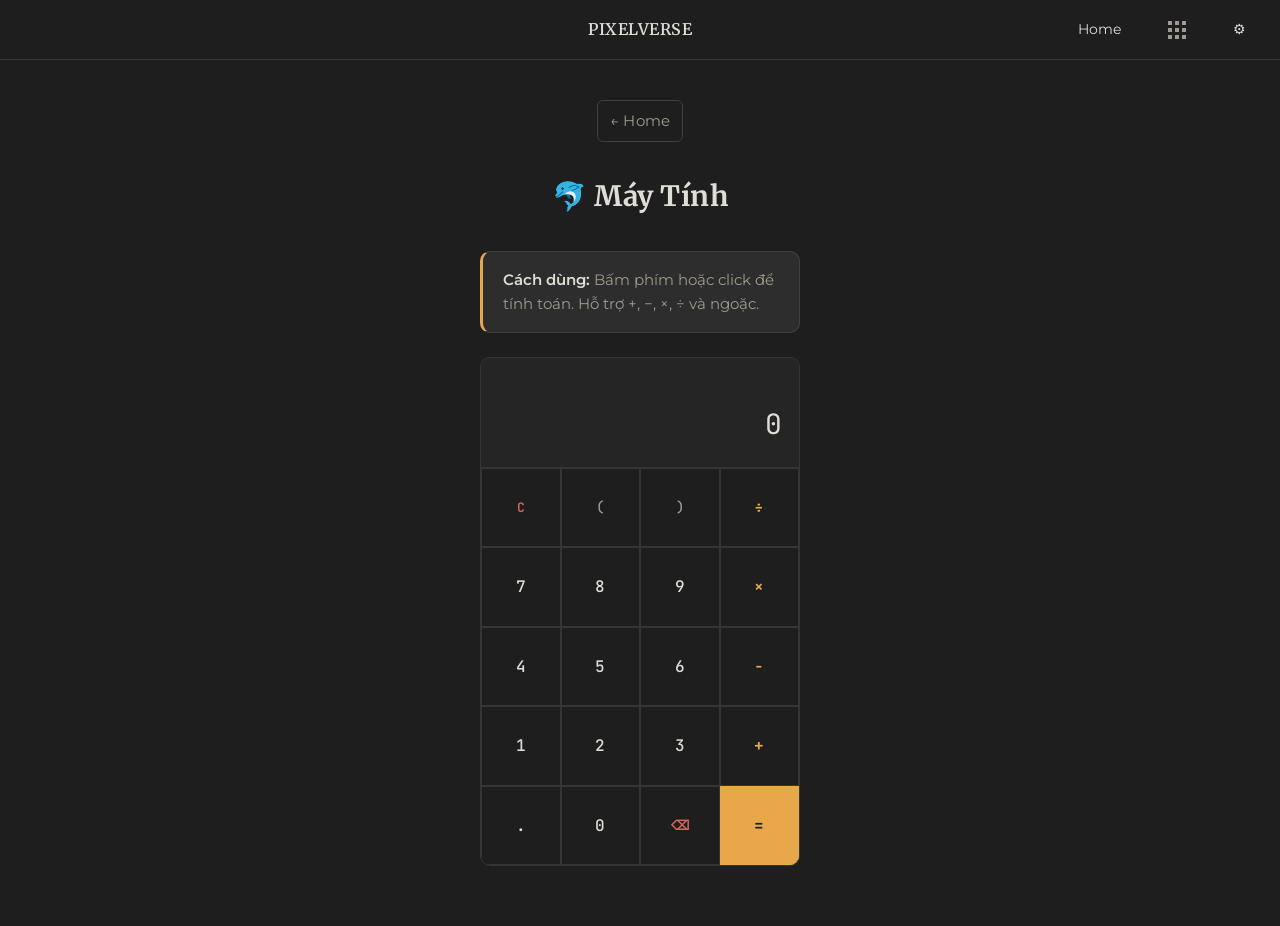
<file: app.calculator.html>
<!DOCTYPE html><html lang="vi"><head><meta charset="UTF-8"/><meta name="viewport" content="width=device-width,initial-scale=1.0"/>
<title>🐬 — PIXELVERSE</title><link rel="icon" href="data:image/svg+xml,<svg xmlns='http://www.w3.org/2000/svg' viewBox='0 0 100 100'><text y='.9em' font-size='90' fill='%2300fff5'>◈</text></svg>">
<link rel="stylesheet" href="style.css"/><script src="app.js"></script>
<style>
.calc-page{display:flex;flex-direction:column;align-items:center;padding:40px 1rem 60px;min-height:calc(100vh - 56px)}
.calc-title{font-family:var(--font-serif);font-size:clamp(18px,4vw,28px);font-weight:700;color:var(--text-primary);letter-spacing:0.5px;margin-bottom:32px}
.calc{width:100%;max-width:320px;border:1px solid var(--border-subtle);background:var(--bg-surface);border-radius:var(--radius-md);overflow:hidden}
.calc-display{padding:20px 16px;border-bottom:1px solid var(--border-subtle);text-align:right}
.calc-expr{font-size:12px;color:var(--text-secondary);min-height:18px;overflow:hidden;text-overflow:ellipsis;white-space:nowrap;margin-bottom:6px;font-family:var(--font-mono)}
.calc-result{font-size:28px;color:var(--text-primary);font-family:var(--font-mono);letter-spacing:1px;overflow:hidden;text-overflow:ellipsis;white-space:nowrap;min-height:38px;transition:color 0.15s}
.calc-result.ok{color:var(--success)}
.calc-result.err{color:var(--error)}
.calc-grid{display:grid;grid-template-columns:repeat(4,1fr)}
.calc-btn{aspect-ratio:1;border:1px solid var(--border-subtle);background:var(--bg-base);color:var(--text-primary);font-size:16px;cursor:pointer;transition:all 0.1s;font-family:var(--font-mono);font-weight:500}
.calc-btn:hover{background:var(--bg-elevated);border-color:var(--border-default)}
.calc-btn:active{background:var(--bg-surface);transform:scale(0.98)}
.calc-btn--op{color:var(--accent);font-weight:600}
.calc-btn--cl{color:var(--error);font-size:13px;font-weight:600}
.calc-btn--eq{background:var(--accent);color:var(--text-inverse);border-color:var(--accent);font-weight:600}
.calc-btn--eq:hover{background:var(--accent-hover)}
.calc-btn--p{color:var(--text-secondary);font-size:14px}
.calc-btn--del{color:var(--error);font-size:13px;font-weight:600}
</style></head>
<body><div class="calc-page">
<div style="text-align:center;margin-bottom:20px"><a href="index.html" class="page-header__back">← Home</a></div>
<h1 class="calc-title">🐬 Máy Tính</h1>
<div class="how-to" style="max-width:320px;margin-bottom:24px"><strong>Cách dùng:</strong> Bấm phím hoặc click để tính toán. Hỗ trợ +, −, ×, ÷ và ngoặc.</div>
<div class="calc" id="calc"><div class="calc-display"><div class="calc-expr" id="cE"></div><div class="calc-result" id="cR">0</div></div>
<div class="calc-grid">
<button class="calc-btn calc-btn--cl" data-a="clear">C</button><button class="calc-btn calc-btn--p" data-a="(">(</button><button class="calc-btn calc-btn--p" data-a=")">)</button><button class="calc-btn calc-btn--op" data-a="÷">÷</button>
<button class="calc-btn" data-a="7">7</button><button class="calc-btn" data-a="8">8</button><button class="calc-btn" data-a="9">9</button><button class="calc-btn calc-btn--op" data-a="×">×</button>
<button class="calc-btn" data-a="4">4</button><button class="calc-btn" data-a="5">5</button><button class="calc-btn" data-a="6">6</button><button class="calc-btn calc-btn--op" data-a="−">−</button>
<button class="calc-btn" data-a="1">1</button><button class="calc-btn" data-a="2">2</button><button class="calc-btn" data-a="3">3</button><button class="calc-btn calc-btn--op" data-a="+">+</button>
<button class="calc-btn" data-a=".">.</button><button class="calc-btn" data-a="0">0</button><button class="calc-btn calc-btn--del" data-a="backspace">⌫</button><button class="calc-btn calc-btn--eq" data-a="=">=</button>
</div></div></div>
<script>
let expr='',aft=false;const cE=document.getElementById('cE'),cR=document.getElementById('cR');
function upd(){if(!aft){cE.textContent='';cR.className='calc-result';cR.textContent=expr||'0'}}
function compute(){if(!expr)return;try{const s=expr.replace(/×/g,'*').replace(/÷/g,'/').replace(/−/g,'-');
const v=Function('"use strict";return('+s+')')();if(!isFinite(v))throw 0;const f=parseFloat(v.toPrecision(12)).toString();
cE.textContent=expr+' =';cR.textContent=f;cR.className='calc-result ok';expr=f;aft=true;SFX.click()}
catch(e){cR.textContent='Lỗi';cR.className='calc-result err';aft=true;SFX.wrong?.()}}
function act(a){if(a==='clear'){expr='';aft=false;cE.textContent='';cR.textContent='0';cR.className='calc-result';return}
if(a==='backspace'){if(aft){expr='';aft=false;upd();return}expr=expr.slice(0,-1);aft=false;upd();return}
if(a==='='){compute();return}const isOp='+-×÷−*/()'.includes(a);if(aft){if(!isOp)expr='';aft=false}expr+=a;aft=false;upd()}
document.getElementById('calc').addEventListener('click',e=>{const b=e.target.closest('[data-a]');if(b){SFX.click();act(b.dataset.a)}});
document.addEventListener('keydown',e=>{if(e.ctrlKey||e.metaKey||e.altKey)return;const k=e.key;
if('0123456789'.includes(k))act(k);else if(k==='+')act('+');else if(k==='-')act('−');else if(k==='*')act('×');
else if(k==='/'){e.preventDefault();act('÷')}else if(k==='('||k===')')act(k);else if(k==='.')act('.');
else if(k==='Enter'||k==='='){e.preventDefault();act('=')}else if(k==='Backspace')act('backspace');
else if(k==='Escape'||k==='Delete')act('clear')});
</script></body></html>
</file>
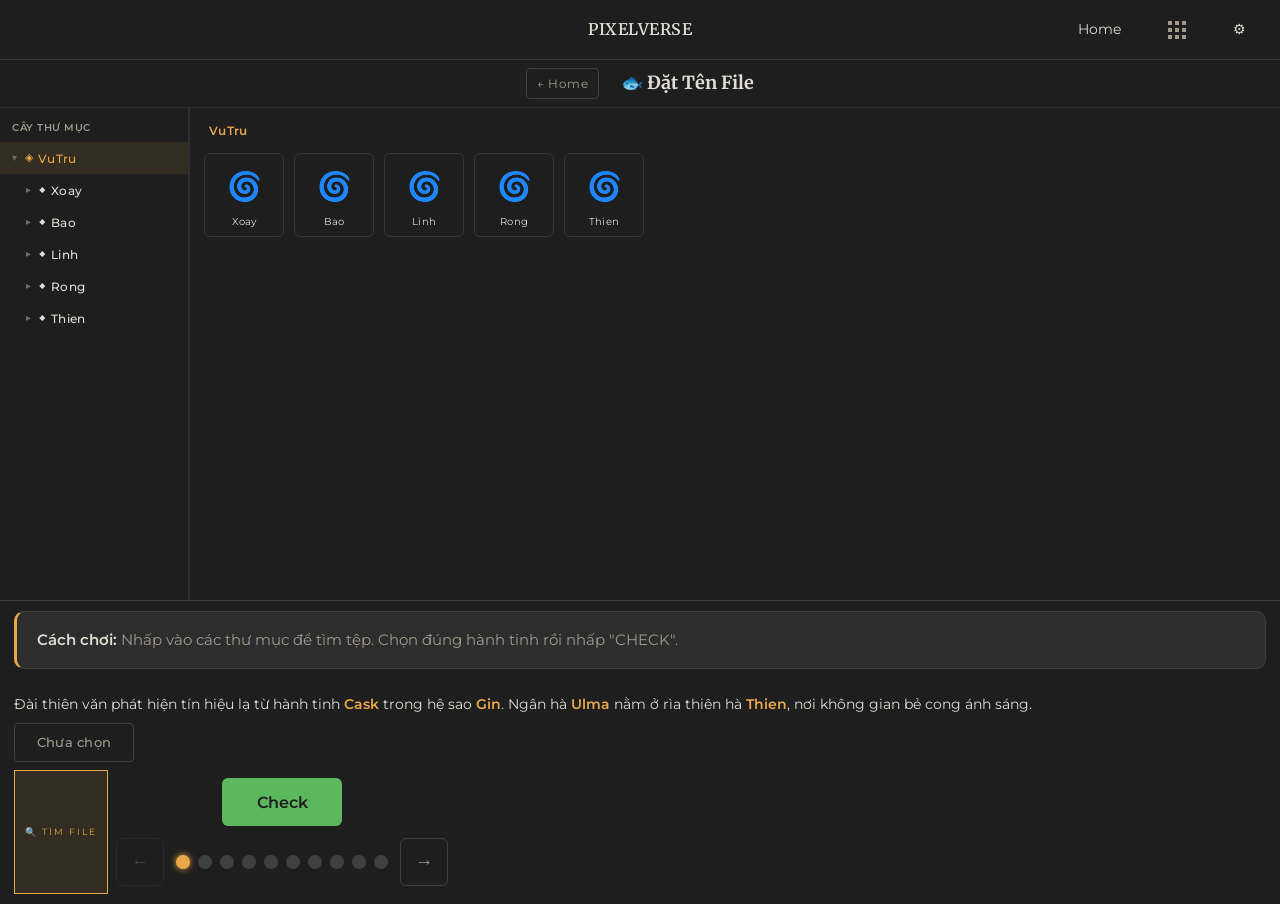
<file: app.file-naming.html>
<!DOCTYPE html><html lang="vi"><head><meta charset="UTF-8"/><meta name="viewport" content="width=device-width,initial-scale=1.0"/>
<title>🐟 — PIXELVERSE</title><link rel="icon" href="data:image/svg+xml,<svg xmlns='http://www.w3.org/2000/svg' viewBox='0 0 100 100'><text y='.9em' font-size='90' fill='%2300fff5'>◈</text></svg>">
<link rel="stylesheet" href="style.css"/><script src="app.js"></script>
<style>.fn-layout{position:relative;z-index:2;display:grid;grid-template-columns:190px 1fr;grid-template-rows:auto 1fr auto;height:calc(100vh - 56px);overflow:hidden}
.fn-header{grid-column:1/-1;display:flex;align-items:center;justify-content:center;gap:12px;padding:8px 16px;border-bottom:1px solid rgba(255,255,255,.06)}
.fn-header__title{font-size:clamp(14px,2.5vw,18px);color:var(--text-primary);margin:0;font-family:var(--font-serif);font-weight:700}
.fn-header__back{font-family:var(--font-sans);font-size:12px;color:var(--text-secondary);border:1px solid var(--border-default);text-decoration:none;letter-spacing:0.5px;padding:5px 10px;margin-right:10px;border-radius:4px;transition:all 0.15s}
.fn-header__back:hover{background:var(--accent);color:var(--text-inverse);border-color:var(--accent)}
.fn-tree{grid-row:2;grid-column:1;overflow-y:auto;border-right:2px solid rgba(255,255,255,.08);padding:6px 0;font-size:10px;user-select:none}
.fn-tree-label{font-size:10px;color:var(--text-secondary);letter-spacing:0.5px;padding:6px 12px;font-weight:600}
.fn-tree-item{display:flex;align-items:center;gap:5px;padding:5px 8px;cursor:pointer;color:var(--text-primary);transition:all 0.15s;white-space:nowrap;overflow:hidden;text-overflow:ellipsis;min-height:32px}
.fn-tree-item:hover{background:var(--bg-elevated)}.fn-tree-item.active{background:var(--accent-subtle);color:var(--accent)}.fn-tree-item.selected-planet{background:var(--accent-muted);color:var(--accent)}
.fn-tree-toggle{width:12px;text-align:center;color:var(--text-tertiary);flex-shrink:0;font-size:10px}
.fn-tree-icon{flex-shrink:0;font-size:11px}.fn-tree-name{font-size:12px;letter-spacing:0.25px;font-weight:500}
.fn-tree-children{display:none}.fn-tree-children.open{display:block}
.fn-browser{grid-row:2;grid-column:2;overflow-y:auto;padding:10px 14px;display:flex;flex-direction:column}
.fn-breadcrumb{display:flex;align-items:center;gap:4px;margin-bottom:10px;font-size:12px;letter-spacing:0.25px;flex-wrap:wrap}
.fn-bc-item{color:var(--text-secondary);cursor:pointer;padding:3px 5px;transition:color 0.15s;border-radius:2px}.fn-bc-item:hover{color:var(--accent);background:var(--accent-subtle)}.fn-bc-item.current{color:var(--accent);cursor:default;font-weight:600}
.fn-bc-sep{color:var(--grey)}
.fn-grid{display:flex;flex-wrap:wrap;gap:10px;flex:1;align-content:flex-start}
.fn-grid-item{display:flex;flex-direction:column;align-items:center;width:80px;padding:10px 8px 8px;border:1px solid var(--border-subtle);cursor:pointer;border-radius:6px;transition:all 0.15s;text-align:center}
.fn-grid-item:hover{border-color:var(--border-default);background:var(--bg-elevated)}
.fn-grid-item.selected{border-color:var(--accent);background:var(--accent-subtle)}
.fn-grid-item.correct-sel{border-color:var(--success);background:var(--success-subtle)}.fn-grid-item.wrong-sel{border-color:var(--error);background:var(--error-subtle)}
.fn-grid-icon{font-size:28px;margin-bottom:6px}.fn-grid-name{font-size:10px;color:var(--text-primary);letter-spacing:0.25px;word-break:break-all;line-height:1.3}
.fn-empty{font-size:13px;color:var(--text-secondary);letter-spacing:0.5px;padding:16px}
.fn-answer-bar{grid-row:3;grid-column:1/-1;border-top:1px solid var(--border-default);padding:10px 14px;background:var(--bg-base);display:flex;flex-direction:column;gap:8px}
.fn-q-block{flex:1;min-width:0}
.fn-bottom-nav{display:flex;align-items:stretch;gap:8px}
.fn-nav-group{display:flex;flex-direction:column;align-items:center;gap:5px;flex:1}
.fn-q-type-badge{font-size:9px;letter-spacing:2px;padding:4px 10px;display:flex;align-items:center;justify-content:center;flex-shrink:0}
.fn-q-type-badge--find{background:var(--accent-subtle);color:var(--accent);border:1px solid var(--accent)}
.fn-q-type-badge--write{background:var(--success-subtle);color:var(--success);border:1px solid var(--success)}
.fn-story-text{font-size:14px;color:var(--text-primary);line-height:1.6;margin-bottom:8px}
.fn-story-hi{color:var(--accent);font-style:normal;font-weight:600}
.fn-q-answer-row{display:flex;align-items:center;gap:8px}
.fn-selected-path{font-size:13px;color:var(--text-primary);letter-spacing:0.25px;padding:8px 12px;border:1px solid var(--border-default);border-radius:4px;min-width:120px;text-align:center;font-weight:500}
.fn-selected-path.empty{color:var(--text-secondary)}.fn-selected-path.correct{border-color:var(--success);color:var(--success);background:var(--success-subtle)}.fn-selected-path.wrong{border-color:var(--error);color:var(--error);background:var(--error-subtle)}
.fn-write-input{background:var(--bg-elevated);border:1px solid var(--border-default);color:var(--text-primary);font-size:12px;padding:7px 11px;letter-spacing:0.25px;width:300px;max-width:100%;font-family:var(--font-mono);border-radius:4px}
.fn-write-input:focus{outline:none;border-color:var(--accent);box-shadow:0 0 0 2px var(--accent-subtle)}.fn-write-input.input-correct{border-color:var(--success);color:var(--success)}.fn-write-input.input-wrong{border-color:var(--error);color:var(--error)}
/* removed: fn-check-btn — now using unified .control-bar__check */
.fn-answer-feedback{font-size:12px;letter-spacing:0.25px;flex-basis:100%;padding:5px 0;margin-top:6px;font-weight:500}
.fn-answer-feedback.wrong{color:var(--error)}.fn-answer-feedback.correct{color:var(--success)}
.result-banner{display:none;margin-top:16px;padding:16px;border:1px solid var(--border-default);border-left:3px solid var(--success);background:var(--bg-surface);border-radius:var(--radius-md);grid-column:1/-1}
.result-banner.show{display:block}
.result-banner.error{border-left-color:var(--error)}
.result-banner__btn{font-family:var(--font-serif);font-size:14px;font-weight:600;letter-spacing:0.25px;padding:7px 14px;border:none;cursor:pointer;background:var(--accent);color:var(--text-inverse);border-radius:4px;transition:all 0.15s;margin-top:10px}
@media(max-width:600px){.fn-layout{grid-template-columns:150px 1fr}.fn-grid-item{width:60px;padding:7px 4px 6px}.fn-grid-icon{font-size:20px}.fn-answer-bar{gap:6px;padding:8px 10px}.fn-write-input{width:180px}}
@media(max-width:420px){.fn-layout{grid-template-columns:100px 1fr}.fn-tree-name{font-size:8px}.fn-grid-item{width:50px;padding:5px 2px 4px}.fn-grid-icon{font-size:16px}.fn-grid-name{font-size:7px}.fn-write-input{width:130px}.fn-answer-bar{padding:6px 8px;gap:5px}.result-banner{padding:16px;width:88vw;box-sizing:border-box}}</style></head>
<body>
<div class="fn-layout">
<div class="fn-header"><a href="index.html" class="fn-header__back" onclick="SFX.navigate()">← Home</a><h1 class="fn-header__title" id="gameTitle">🐟 Đặt Tên File</h1></div>
<aside class="fn-tree"><div class="fn-tree-label">CÂY THƯ MỤC</div><div id="fnTreeBody"></div></aside>
<section class="fn-browser"><div class="fn-breadcrumb" id="fnBreadcrumb"></div><div class="fn-grid" id="fnGrid"></div></section>
<div class="fn-answer-bar" id="fnAnswerBar">
<div class="fn-q-block"><div class="how-to"><strong>Cách chơi:</strong> Nhấp vào các thư mục để tìm tệp. Chọn đúng hành tinh rồi nhấp "CHECK".</div><div class="fn-story-text" id="fnStoryText"></div>
<div class="fn-q-answer-row"><div class="fn-selected-path empty" id="fnSelectedPath">Chưa chọn</div>
<input class="fn-write-input" id="fnWriteInput" placeholder="vutru.thiênhà.ngânhà.hệsao.hànhtinh" autocomplete="off" style="display:none"/></div></div>
<div class="fn-bottom-nav">
<div class="fn-q-type-badge fn-q-type-badge--find" id="fnQTypeBadge">🔍 TÌM FILE</div>
<div class="control-bar" style="margin-bottom:0;padding:8px 0">
<div class="control-bar__row">
<button class="control-bar__check" id="fnCheckBtn">Check</button></div>
<div class="control-bar__nav">
<button class="control-bar__prev" id="fnPrevQ">←</button>
<div class="control-bar__dots" id="ctrlDots"></div>
<button class="control-bar__next" id="fnNextQ">→</button></div></div></div></div></div>
<div class="result-banner" id="resultBanner"><div class="result-banner__score" id="resultScore"></div><div class="result-banner__msg" id="resultMsg"></div>
<button class="result-banner__btn" id="resultContBtn">▶ CONTINUE</button></div>
<div class="toast" id="toast"></div>
<script>
const TQ=10,TI={root:'◈',th:'◆',nh:'✦',hs:'☆',planet:'●'},BI={root:'🌌',th:'🌀',nh:'✨',hs:'☀',planet:'🪐'};
const STORIES=['Tàu thám hiểm đã đáp xuống hành tinh {HP} trong hệ sao {HS}, thuộc ngân hà {NH} của thiên hà {TH}. Nhiệt độ bề mặt −200°C, bầu trời phát ánh tím mờ.',
'Đài thiên văn phát hiện tín hiệu lạ từ hành tinh {HP} trong hệ sao {HS}. Ngân hà {NH} nằm ở rìa thiên hà {TH}, nơi không gian bẻ cong ánh sáng.',
'Bản đồ vũ trụ cổ đại ghi: từ thiên hà {TH}, tới ngân hà {NH}, đi sâu vào hệ sao {HS} sẽ thấy hành tinh {HP} — nơi ẩn giấu kho báu của đế chế bị lãng quên.',
'Nhiệm vụ khẩn cấp: hành tinh {HP} trong hệ sao {HS} thuộc ngân hà {NH}, thiên hà {TH} sắp bị nuốt bởi lỗ đen. Cần sơ tán dân số trước 48 giờ.',
'Du ký vũ trụ ghi lại: thiên hà {TH} có ngân hà {NH} xinh đẹp với hệ sao {HS} nổi tiếng. Hành tinh {HP} ở đó có mùa hoa nở kéo dài 300 năm.'];
let tree=null,allP=[],ques=[],cq=0,drafts={},results={},selPl=null,curFolder=null;
function buildTree(){const d=window.FN_TREE,root={name:d.root,type:'root',children:[],path:d.root};
d.th.forEach((thN,ti)=>{const th={name:thN,type:'th',children:[],path:`${d.root}/${thN}`};
for(let ni=0;ni<5;ni++){const nhI=ti*5+ni,nhN=d.nh[nhI],nh={name:nhN,type:'nh',children:[],path:`${th.path}/${nhN}`};
for(let hi=0;hi<5;hi++){const hsI=nhI*5+hi,hsN=d.hs[hsI],hsP=`${nh.path}/${hsN}`;
const planets=(d.pl[hsI]||[]).map(p=>({name:p,type:'planet',children:[],path:`${hsP}/${p}`}));
nh.children.push({name:hsN,type:'hs',children:planets,path:hsP})}th.children.push(nh)}root.children.push(th)});return root}
function collectP(n){if(n.type==='planet')allP.push(n);if(n.children)n.children.forEach(collectP)}
function findNode(path){const parts=path.split('/');let n=tree;for(let i=1;i<parts.length;i++){const c=n.children.find(c=>c.name===parts[i]);if(!c)return null;n=c}return n}
function fillStory(tpl,pn){const p=pn.path.split('/'),hi=s=>`<b class="fn-story-hi">${s}</b>`;return tpl.replace('{TH}',hi(p[1])).replace('{NH}',hi(p[2])).replace('{HS}',hi(p[3])).replace('{HP}',hi(p[4]))}
function genQues(){const sh=[...allP].sort(()=>Math.random()-.5),p10=sh.slice(0,10),si=[0,1,2,3,4].sort(()=>Math.random()-.5);ques=[];
for(let i=0;i<5;i++){const tpl=STORIES[si[i]];ques.push({type:'find',planet:p10[i],storyHtml:fillStory(tpl,p10[i])});ques.push({type:'write',planet:p10[i+5],storyHtml:fillStory(tpl,p10[i+5])})}}
function renderTree(){const b=document.getElementById('fnTreeBody');b.innerHTML='';renderTreeNode(tree,b,0)}
function renderTreeNode(node,parent,depth){const isF=node.type!=='planet',hasC=node.children&&node.children.length>0;
const row=document.createElement('div');row.className='fn-tree-item';row.style.paddingLeft=(depth*14+8)+'px';row.dataset.path=node.path;
const tog=document.createElement('span');tog.className='fn-tree-toggle';tog.textContent=isF&&hasC?'▸':' ';row.appendChild(tog);
const ico=document.createElement('span');ico.className='fn-tree-icon';ico.textContent=TI[node.type]||'●';row.appendChild(ico);
const nm=document.createElement('span');nm.className='fn-tree-name';nm.textContent=node.name;row.appendChild(nm);parent.appendChild(row);
if(isF&&hasC){const cw=document.createElement('div');cw.className='fn-tree-children';cw.dataset.parentPath=node.path;
node.children.forEach(c=>renderTreeNode(c,cw,depth+1));parent.appendChild(cw);
tog.addEventListener('click',e=>{e.stopPropagation();SFX.click();const o=cw.classList.toggle('open');tog.textContent=o?'▾':'▸'});
row.addEventListener('click',()=>{SFX.click();navTo(node);if(!cw.classList.contains('open')){cw.classList.add('open');tog.textContent='▾'}})}
else if(node.type==='planet')row.addEventListener('click',()=>selPlanetNode(node));
else row.addEventListener('click',()=>{SFX.click();navTo(node)})}
function hlTree(path){document.querySelectorAll('.fn-tree-item').forEach(el=>el.classList.toggle('active',el.dataset.path===path))}
function expandTo(path){const parts=path.split('/');let acc='';parts.forEach((p,i)=>{acc+=(i>0?'/':'')+p;const w=document.querySelector(`.fn-tree-children[data-parent-path="${acc}"]`);
if(w&&!w.classList.contains('open')){w.classList.add('open');const prev=w.previousElementSibling;if(prev){const t=prev.querySelector('.fn-tree-toggle');if(t)t.textContent='▾'}}})}
function navTo(node){if(node.type==='planet')return;curFolder=node;renderBC();renderBrowser();hlTree(node.path);expandTo(node.path)}
function renderBC(){const bc=document.getElementById('fnBreadcrumb');bc.innerHTML='';const parts=curFolder.path.split('/');let acc='';
parts.forEach((p,i)=>{if(i>0){const sep=document.createElement('span');sep.className='fn-bc-sep';sep.textContent=' / ';bc.appendChild(sep)}
acc+=(i>0?'/':'')+p;const lk=document.createElement('span');lk.className='fn-bc-item'+(i===parts.length-1?' current':'');lk.textContent=p;
const tp=acc;lk.addEventListener('click',()=>{const t=findNode(tp);if(t&&t.type!=='planet'){SFX.click();navTo(t)}});bc.appendChild(lk)})}
function renderBrowser(){const g=document.getElementById('fnGrid');g.innerHTML='';
if(!curFolder.children||!curFolder.children.length){g.innerHTML='<div class="fn-empty">Thư mục trống</div>';return}
curFolder.children.forEach(c=>{const it=document.createElement('div');it.className='fn-grid-item';it.dataset.path=c.path;
const ic=document.createElement('span');ic.className='fn-grid-icon';ic.textContent=BI[c.type]||'🪐';it.appendChild(ic);
const nm=document.createElement('span');nm.className='fn-grid-name';nm.textContent=c.name;it.appendChild(nm);
if(c.type==='planet'){it.addEventListener('click',()=>selPlanetNode(c));if(selPl&&selPl.path===c.path)it.classList.add('selected')}
else it.addEventListener('click',()=>{SFX.navigate();navTo(c)});g.appendChild(it)})}
function selPlanetNode(pn){if(ques[cq]?.type!=='find')return;SFX.click();selPl=pn;drafts[cq]={planet:pn};
if(results[cq]){delete results[cq];document.querySelectorAll('.fn-answer-feedback').forEach(el=>el.remove())}
document.querySelectorAll('.fn-grid-item.selected,.fn-grid-item.correct-sel,.fn-grid-item.wrong-sel').forEach(el=>el.classList.remove('selected','correct-sel','wrong-sel'));
document.querySelectorAll('.fn-tree-item.selected-planet').forEach(el=>el.classList.remove('selected-planet'));
const bi=document.querySelector(`.fn-grid-item[data-path="${pn.path}"]`);if(bi)bi.classList.add('selected');
const ti=document.querySelector(`.fn-tree-item[data-path="${pn.path}"]`);if(ti)ti.classList.add('selected-planet');
if(!bi){const pp=pn.path.split('/').slice(0,-1).join('/'),par=findNode(pp);if(par)navTo(par);
requestAnimationFrame(()=>{const el=document.querySelector(`.fn-grid-item[data-path="${pn.path}"]`);if(el)el.classList.add('selected')})}
const pe=document.getElementById('fnSelectedPath');pe.textContent=pn.path;pe.className='fn-selected-path';upDots()}
function saveDraft(i){const q=ques[i];if(!q)return;if(q.type==='write'){const v=document.getElementById('fnWriteInput').value;if(v.trim())drafts[i]={text:v};else delete drafts[i]}}
function goToQ(i){saveDraft(cq);cq=i;const q=ques[i];const badge=document.getElementById('fnQTypeBadge');
if(q.type==='find'){badge.textContent='🔍 TÌM FILE';badge.className='fn-q-type-badge fn-q-type-badge--find'}
else{badge.textContent='✏️ VIẾT TÊN';badge.className='fn-q-type-badge fn-q-type-badge--write'}
document.getElementById('fnStoryText').innerHTML=q.storyHtml;document.querySelectorAll('.fn-answer-feedback').forEach(el=>el.remove());
const pe=document.getElementById('fnSelectedPath'),ie=document.getElementById('fnWriteInput'),dr=drafts[i];
document.querySelectorAll('.fn-grid-item.selected,.fn-grid-item.correct-sel,.fn-grid-item.wrong-sel').forEach(el=>el.classList.remove('selected','correct-sel','wrong-sel'));
document.querySelectorAll('.fn-tree-item.selected-planet').forEach(el=>el.classList.remove('selected-planet'));
if(q.type==='find'){pe.style.display='';ie.style.display='none';selPl=dr?.planet||null;
if(selPl){pe.textContent=selPl.path;pe.className='fn-selected-path'}else{pe.textContent='Chưa chọn';pe.className='fn-selected-path empty'}}
else{pe.style.display='none';ie.style.display='';ie.value=dr?.text||'';ie.className='fn-write-input';selPl=null}
if(results[i])showFeedback(i);upNav();upDots()}
function upNav(){document.getElementById('fnPrevQ').disabled=cq===0;document.getElementById('fnNextQ').disabled=cq===TQ-1}
function buildDots(){PV.buildDots(TQ,'ctrlDots');
document.querySelectorAll('#ctrlDots .control-bar__dot').forEach((d,i)=>{d.addEventListener('click',()=>{SFX.click();goToQ(i)})})}
function upDots(){const states=[];for(let i=0;i<TQ;i++){if(i===cq)states.push('active');
else if(results[i]?.isCorrect)states.push('answered');
else if(results[i]&&!results[i].isCorrect)states.push('wrong-q');
else if(drafts[i])states.push('drafted');
else states.push(null)}PV.setAllDots(states,'ctrlDots')}
function doCheckAll(){saveDraft(cq);let ok=0;ques.forEach((q,i)=>{const dr=drafts[i];let isOk=false,cv='';
if(q.type==='find'){cv=q.planet.path;isOk=(dr?.planet?.path||'').toLowerCase()===cv.toLowerCase()}
else{cv=q.planet.path.replace(/\//g,'.');isOk=(dr?.text||'').trim().toLowerCase()===cv.toLowerCase()}
results[i]={isCorrect:isOk,correctValue:cv};if(isOk)ok++});SFX[ok===TQ?'correct':'wrong']();showFeedback(cq);upDots();showFinal(ok)}
function showFeedback(i){document.querySelectorAll('.fn-answer-feedback').forEach(el=>el.remove());const r=results[i];if(!r)return;const q=ques[i];
if(q.type==='find'){const pe=document.getElementById('fnSelectedPath');pe.className='fn-selected-path '+(r.isCorrect?'correct':'wrong');
document.querySelectorAll('.fn-grid-item.selected').forEach(el=>{el.classList.remove('selected');el.classList.add(r.isCorrect?'correct-sel':'wrong-sel')})}
else{document.getElementById('fnWriteInput').className='fn-write-input '+(r.isCorrect?'input-correct':'input-wrong')}
if(!r.isCorrect){const fb=document.createElement('div');fb.className='fn-answer-feedback wrong';fb.textContent=`✕ Đáp án đúng: ${r.correctValue}`;document.getElementById('fnAnswerBar').appendChild(fb)}}
function showFinal(ok){const pct=Math.round(ok/TQ*100);document.getElementById('resultScore').textContent=`${ok} / ${TQ} ĐÚNG (${pct}%)`;
document.getElementById('resultMsg').textContent=PV.checkMsg(pct);document.getElementById('resultBanner').style.display='block'}
document.getElementById('fnCheckBtn').addEventListener('click',doCheckAll);
document.getElementById('fnPrevQ').addEventListener('click',()=>{if(cq>0){SFX.navigate();goToQ(cq-1)}});
document.getElementById('fnNextQ').addEventListener('click',()=>{if(cq<TQ-1){SFX.navigate();goToQ(cq+1)}});
document.getElementById('fnWriteInput').addEventListener('input',()=>{const v=document.getElementById('fnWriteInput').value;
if(v.trim()){drafts[cq]={text:v};if(results[cq]){delete results[cq];document.querySelectorAll('.fn-answer-feedback').forEach(el=>el.remove());document.getElementById('fnWriteInput').className='fn-write-input';upDots()}}else delete drafts[cq]});
document.getElementById('resultContBtn').addEventListener('click',()=>{document.getElementById('resultBanner').style.display='none';const wi=ques.findIndex((_,i)=>results[i]&&!results[i].isCorrect);if(wi!==-1)goToQ(wi)});
(async()=>{try{const r=await fetch('data.json');if(r.ok){const d=await r.json();window.FN_TREE=d.fileNaming}}catch(e){}
tree=buildTree();collectP(tree);genQues();renderTree();navTo(tree);buildDots();goToQ(0)})();
</script></body></html>
</file>
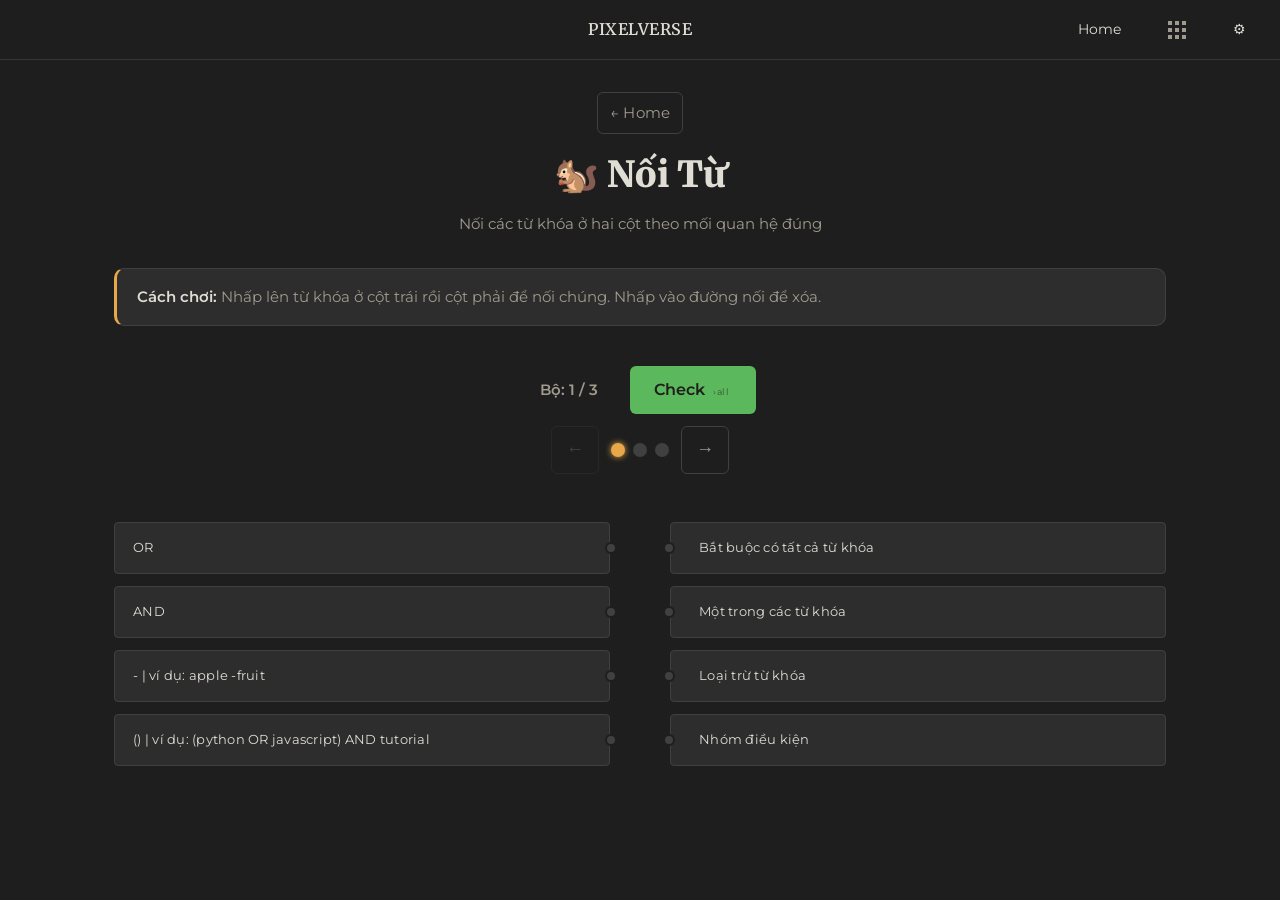
<file: app.matching.html>
<!DOCTYPE html><html lang="vi"><head><meta charset="UTF-8"/><meta name="viewport" content="width=device-width,initial-scale=1.0"/>
<title>🐿️ — PIXELVERSE</title><link rel="icon" href="data:image/svg+xml,<svg xmlns='http://www.w3.org/2000/svg' viewBox='0 0 100 100'><text y='.9em' font-size='90' fill='%2300fff5'>◈</text></svg>">
<link rel="stylesheet" href="style.css"/><script src="app.js"></script>
<style>
.page-header__title{font-family:var(--font-serif);font-size:clamp(24px,4vw,32px);font-weight:900;color:var(--text-primary);margin:0 0 6px}
/* game-specific only — control bar from style.css */
.match-arena{position:relative;display:grid;grid-template-columns:1fr 60px 1fr;gap:0;align-items:start;min-height:300px}
.match-col{display:flex;flex-direction:column;gap:12px;padding:8px 0}
.match-item{position:relative;display:flex;align-items:center;min-height:52px;padding:10px 18px;font-size:13px;letter-spacing:0.25px;background:var(--bg-elevated);border:1px solid var(--border-default);border-radius:4px;color:var(--text-primary);transition:all 0.15s;user-select:none;cursor:pointer}
.match-item:hover{border-color:var(--border-subtle)}
.match-item.pending{border-color:var(--accent);background:var(--accent-subtle)}
.match-item.correct{border-color:var(--success);background:var(--success-subtle);color:var(--success)}
.match-item.wrong{border-color:var(--error);background:var(--error-subtle);color:var(--error)}
.match-item.highlight{border-color:var(--accent)!important;background:var(--accent-muted)!important}
.match-col--left .match-item{padding-right:28px}.match-col--right .match-item{padding-left:28px}
.dot{position:absolute;top:50%;transform:translateY(-50%);width:12px;height:12px;border-radius:50%;background:var(--border-default);border:2px solid var(--bg-base);pointer-events:none;z-index:10;transition:all 0.15s}
.match-col--left .dot{right:-8px}.match-col--right .dot{left:-8px}
.dot.pending{background:var(--accent);box-shadow:0 0 6px var(--accent)}.dot.connected{background:var(--success)}
.match-svg-wrap{position:absolute;top:0;left:0;width:100%;height:100%;pointer-events:none;overflow:visible;z-index:5}
.match-svg-wrap svg{width:100%;height:100%;overflow:visible}
.conn-line{stroke:var(--accent);stroke-width:2.5;fill:none;opacity:1}
.conn-line.correct{stroke:var(--success);stroke-width:2.5;opacity:1}.conn-line.wrong{stroke:var(--error);stroke-width:2.5;opacity:1}
.conn-group{cursor:pointer}.conn-hit{stroke:transparent;stroke-width:20;pointer-events:stroke;fill:none}
.conn-del-group{opacity:0;pointer-events:none;transition:opacity .15s}.conn-group:hover .conn-del-group{opacity:1;pointer-events:all}
.conn-del-circle{fill:var(--bg-elevated);stroke:var(--border-subtle);stroke-width:1;transition:fill .15s,stroke .15s}.conn-group:hover .conn-del-circle{fill:var(--error);stroke:var(--error)}
.conn-del-cross{stroke:var(--text-tertiary);stroke-width:1.5;stroke-linecap:round;transition:stroke .15s}.conn-group:hover .conn-del-cross{stroke:#fff}
/* removed: set-nav, set-dot, action-btn — now using unified .control-bar */
.result-banner{padding:20px;margin-top:20px;border:1px solid var(--border-default);border-left:3px solid var(--success);background:var(--bg-surface);border-radius:var(--radius-md)}
.result-banner.error{border-left-color:var(--error)}
.result-banner__score{font-size:16px;font-weight:600}.result-banner__msg{font-size:14px;letter-spacing:0.25px;margin-top:8px}
@media(max-width:600px){.game-page{padding:16px 1rem 60px}.match-arena{grid-template-columns:1fr 24px 1fr}.match-item{font-size:12px;padding:8px 12px;min-height:48px}.match-col--left .match-item{padding-right:20px}.match-col--right .match-item{padding-left:20px}}
@media(max-width:400px){.match-arena{grid-template-columns:1fr 16px 1fr}.match-item{font-size:9px;padding:5px 6px}.dot{width:10px;height:10px}}
</style></head>
<body><main class="game-page">
<div class="page-header"><a href="index.html" class="page-header__back" onclick="SFX.navigate()">← Home</a>
<h1 class="page-header__title" id="gameTitle">🐿️ Nối Từ</h1>
<p class="page-header__sub">Nối các từ khóa ở hai cột theo mối quan hệ đúng</p></div>
<div class="how-to"><strong>Cách chơi:</strong> Nhấp lên từ khóa ở cột trái rồi cột phải để nối chúng. Nhấp vào đường nối để xóa.</div>
<div class="control-bar">
<div class="control-bar__row">
<span class="control-bar__stat" id="setDisp">Bộ: 1 / 1</span>
<button class="control-bar__check" id="checkBtn">Check<span class="check-toggle" id="checkToggle">›all</span></button>
<button class="control-bar__continue" id="contBtn" style="display:none">Tiếp tục</button>
<span class="control-bar__stat" id="scoreDisp" style="display:none">Điểm: 0</span></div>
<div class="control-bar__nav">
<button class="control-bar__prev" id="prevBtn">←</button>
<div class="control-bar__dots" id="ctrlDots"></div>
<button class="control-bar__next" id="nextBtn">→</button></div></div>
<div class="match-arena" id="arena"><div class="match-col match-col--left" id="colL"></div><div></div>
<div class="match-col match-col--right" id="colR"></div>
<div class="match-svg-wrap" id="svgWrap"><svg id="svg" xmlns="http://www.w3.org/2000/svg"></svg></div></div>
<div class="result-banner" id="resultBanner"><div class="result-banner__score" id="resultScore"></div><div class="result-banner__msg" id="resultMsg"></div></div></main>
<div class="toast" id="toast"></div>
<script>
let gd=[],cs=0,conns=new Set(),pd=null,chk=false,sConns={};
const gameState={sets:[],currentSetIdx:0,checkMode:'all',setResults:[],globalResults:{correct:0,total:0,pct:0}};
const ck=(a,b)=>a<b?a+'|'+b:b+'|'+a;
function getDotPos(el){const a=document.getElementById('arena').getBoundingClientRect(),d=el.getBoundingClientRect();return{x:d.left+d.width/2-a.left,y:d.top+d.height/2-a.top}}
function renderLines(cSet){const svg=document.getElementById('svg');svg.innerHTML='';const ns='http://www.w3.org/2000/svg';
conns.forEach(key=>{const[a,b]=key.split('|');const eA=document.querySelector(`[data-dot="${a}"]`),eB=document.querySelector(`[data-dot="${b}"]`);
if(!eA||!eB)return;const pA=getDotPos(eA),pB=getDotPos(eB),mx=(pA.x+pB.x)/2,my=(pA.y+pB.y)/2;
const g=document.createElementNS(ns,'g');g.setAttribute('class',!chk?'conn-group':'');
const hit=document.createElementNS(ns,'line');hit.setAttribute('x1',pA.x);hit.setAttribute('y1',pA.y);hit.setAttribute('x2',pB.x);hit.setAttribute('y2',pB.y);hit.setAttribute('class','conn-hit');
const ln=document.createElementNS(ns,'line');ln.setAttribute('x1',pA.x);ln.setAttribute('y1',pA.y);ln.setAttribute('x2',pB.x);ln.setAttribute('y2',pB.y);ln.classList.add('conn-line');ln.style.pointerEvents='none';
if(cSet)ln.classList.add(cSet.has(key)?'correct':'wrong');g.appendChild(hit);g.appendChild(ln);
if(!chk){const dg=document.createElementNS(ns,'g');dg.setAttribute('class','conn-del-group');
const circle=document.createElementNS(ns,'circle');circle.setAttribute('cx',mx);circle.setAttribute('cy',my);circle.setAttribute('r',8);circle.setAttribute('class','conn-del-circle');
const c1=document.createElementNS(ns,'line');c1.setAttribute('x1',mx-4);c1.setAttribute('y1',my-4);c1.setAttribute('x2',mx+4);c1.setAttribute('y2',my+4);c1.setAttribute('class','conn-del-cross');
const c2=document.createElementNS(ns,'line');c2.setAttribute('x1',mx+4);c2.setAttribute('y1',my-4);c2.setAttribute('x2',mx-4);c2.setAttribute('y2',my+4);c2.setAttribute('class','conn-del-cross');
dg.appendChild(circle);dg.appendChild(c1);dg.appendChild(c2);g.appendChild(dg);g.addEventListener('click',()=>{SFX.click();conns.delete(key);sConns[cs]=new Set(conns);upDots();renderLines()})}
svg.appendChild(g)})}
function upDots(){document.querySelectorAll('[data-dot]').forEach(d=>{const id=d.dataset.dot;const has=[...conns].some(k=>k.split('|').includes(id));
d.classList.toggle('connected',has);d.classList.toggle('pending',pd&&pd.id===id);
const item=d.closest('.match-item');if(item)item.classList.toggle('pending',pd&&pd.id===id)})}
function buildGame(){const set=gd[cs];if(!set)return;conns=sConns[cs]||new Set();sConns[cs]=conns;chk=false;
const cL=document.getElementById('colL'),cR=document.getElementById('colR');cL.innerHTML='';cR.innerHTML='';
[...set.leftItems].sort(()=>Math.random()-.5).forEach(it=>{const el=document.createElement('div');el.className='match-item';el.dataset.id=it.id;el.dataset.side='left';
el.innerHTML=`<span>${it.text}</span><div class="dot" data-dot="${it.id}"></div>`;cL.appendChild(el)});
[...set.rightItems].sort(()=>Math.random()-.5).forEach(it=>{const el=document.createElement('div');el.className='match-item';el.dataset.id=it.id;el.dataset.side='right';
el.innerHTML=`<div class="dot" data-dot="${it.id}"></div><span>${it.text}</span>`;cR.appendChild(el)});
document.querySelectorAll('.match-item').forEach(item=>{item.addEventListener('click',onItemClick);
item.addEventListener('mouseenter',()=>{const id=item.dataset.id;document.querySelectorAll('.match-item.highlight').forEach(e=>e.classList.remove('highlight'));
[...conns].filter(k=>k.split('|').includes(id)).forEach(k=>{const pid=k.split('|').find(x=>x!==id);document.querySelector(`.match-item[data-id="${pid}"]`)?.classList.add('highlight')})});
item.addEventListener('mouseleave',()=>document.querySelectorAll('.match-item.highlight').forEach(e=>e.classList.remove('highlight')))});
upDots();renderLines();upSetNav()}
function onItemClick(e){if(chk)return;e.stopPropagation();SFX.click();const id=e.currentTarget.dataset.id,side=e.currentTarget.dataset.side;
if(!pd){pd={id,side};upDots();return}if(pd.id===id){pd=null;upDots();return}if(pd.side===side){pd={id,side};upDots();return}
const lId=side==='right'?pd.id:id,rId=side==='right'?id:pd.id,key=ck(lId,rId);
if(conns.has(key))conns.delete(key);else{conns.add(key);SFX.place()}sConns[cs]=new Set(conns);pd=null;upDots();renderLines()}
document.addEventListener('click',()=>{if(pd){pd=null;upDots()}});
function buildSetDots(){PV.buildDots(gd.length,'ctrlDots');
document.querySelectorAll('#ctrlDots .control-bar__dot').forEach((d,i)=>{d.addEventListener('click',e=>{e.stopPropagation();if(i!==cs){SFX.navigate();goTo(i)}})})}
function upSetDots(){const states=gd.map((_,i)=>i===cs?'active':sConns[i]?.size?'answered':null);PV.setAllDots(states,'ctrlDots')}
function goTo(i){cs=i;chk=false;document.getElementById('resultBanner').style.display='none';document.getElementById('resultBanner').classList.remove('show');document.getElementById('checkBtn').style.display='';document.getElementById('contBtn').style.display='none';buildGame()}
function upSetNav(){document.getElementById('setDisp').textContent=`Bộ: ${cs+1} / ${gd.length}`;document.getElementById('prevBtn').disabled=cs===0;document.getElementById('nextBtn').disabled=cs===gd.length-1;upSetDots()}
function prevSet(){if(cs>0){SFX.navigate();goTo(cs-1)}}function nextSet(){if(cs<gd.length-1){SFX.navigate();goTo(cs+1)}}
function checkAnswers(){if(gameState.checkMode==='all'){checkAllSets()}else{checkCurrentSet()}}
function checkCurrentSet(){const set=gd[cs],cSet=new Set(set.connections.map(c=>ck(c.from,c.to)));chk=true;let ok=0;
conns.forEach(k=>{if(cSet.has(k))ok++});const tot=cSet.size,pct=tot===0?100:Math.round(ok/tot*100);
gameState.setResults[cs]={correct:ok,total:tot,pct};
SFX[pct===100?'correct':'wrong']();
const ids=new Set();[...conns,...cSet].forEach(k=>k.split('|').forEach(id=>ids.add(id)));
ids.forEach(id=>{const item=document.querySelector(`[data-id="${id}"]`);if(!item)return;
const hasOk=[...conns].some(k=>k.split('|').includes(id)&&cSet.has(k));const hasBad=[...conns].some(k=>k.split('|').includes(id)&&!cSet.has(k));
item.classList.remove('correct','wrong');if(hasOk&&!hasBad)item.classList.add('correct');else if(hasBad)item.classList.add('wrong')});
renderLines(cSet);const sdm=document.getElementById('scoreDisp');sdm.style.display='';sdm.textContent=`Điểm: ${ok}/${tot}`;
PV.showResult(ok,tot,PV.checkMsg(pct));document.getElementById('checkBtn').style.display='none';document.getElementById('contBtn').style.display=''}
function checkAllSets(){chk=true;let globalOk=0,globalTot=0;
gd.forEach((set,idx)=>{const cSet=new Set(set.connections.map(c=>ck(c.from,c.to)));let ok=0;
(sConns[idx]||new Set()).forEach(k=>{if(cSet.has(k))ok++});const tot=cSet.size;
gameState.setResults[idx]={correct:ok,total:tot,pct:Math.round(ok/tot*100)};globalOk+=ok;globalTot+=tot});
const globalPct=globalTot===0?100:Math.round(globalOk/globalTot*100);
gameState.globalResults={correct:globalOk,total:globalTot,pct:globalPct};
SFX[globalPct===100?'correct':'wrong']();renderLines();
const sdm2=document.getElementById('scoreDisp');sdm2.style.display='';sdm2.textContent=`Điểm: ${globalOk}/${globalTot}`;
PV.showResult(globalOk,globalTot,PV.checkMsg(globalPct));document.getElementById('checkBtn').style.display='none';document.getElementById('contBtn').style.display=''}
function contGame(){chk=false;document.querySelectorAll('.match-item').forEach(e=>e.classList.remove('correct','wrong'));renderLines();
document.getElementById('resultBanner').style.display='none';document.getElementById('checkBtn').style.display='';document.getElementById('contBtn').style.display='none';document.getElementById('scoreDisp').style.display='none'}
document.getElementById('checkBtn').addEventListener('click',checkAnswers);
document.getElementById('checkToggle').addEventListener('click',e=>{e.stopPropagation();SFX.click();PV.toggleCheckMode(gameState)});
document.getElementById('contBtn').addEventListener('click',contGame);
document.getElementById('prevBtn').addEventListener('click',prevSet);
document.getElementById('nextBtn').addEventListener('click',nextSet);
window.addEventListener('resize',()=>renderLines());
(async()=>{const d=await PV.loadData('matching');gd=d?JSON.parse(JSON.stringify(d)):[];sConns={};cs=0;gameState.sets=gd;gameState.currentSetIdx=0;gameState.checkMode='all';buildSetDots();buildGame()})();
</script></body></html>
</file>
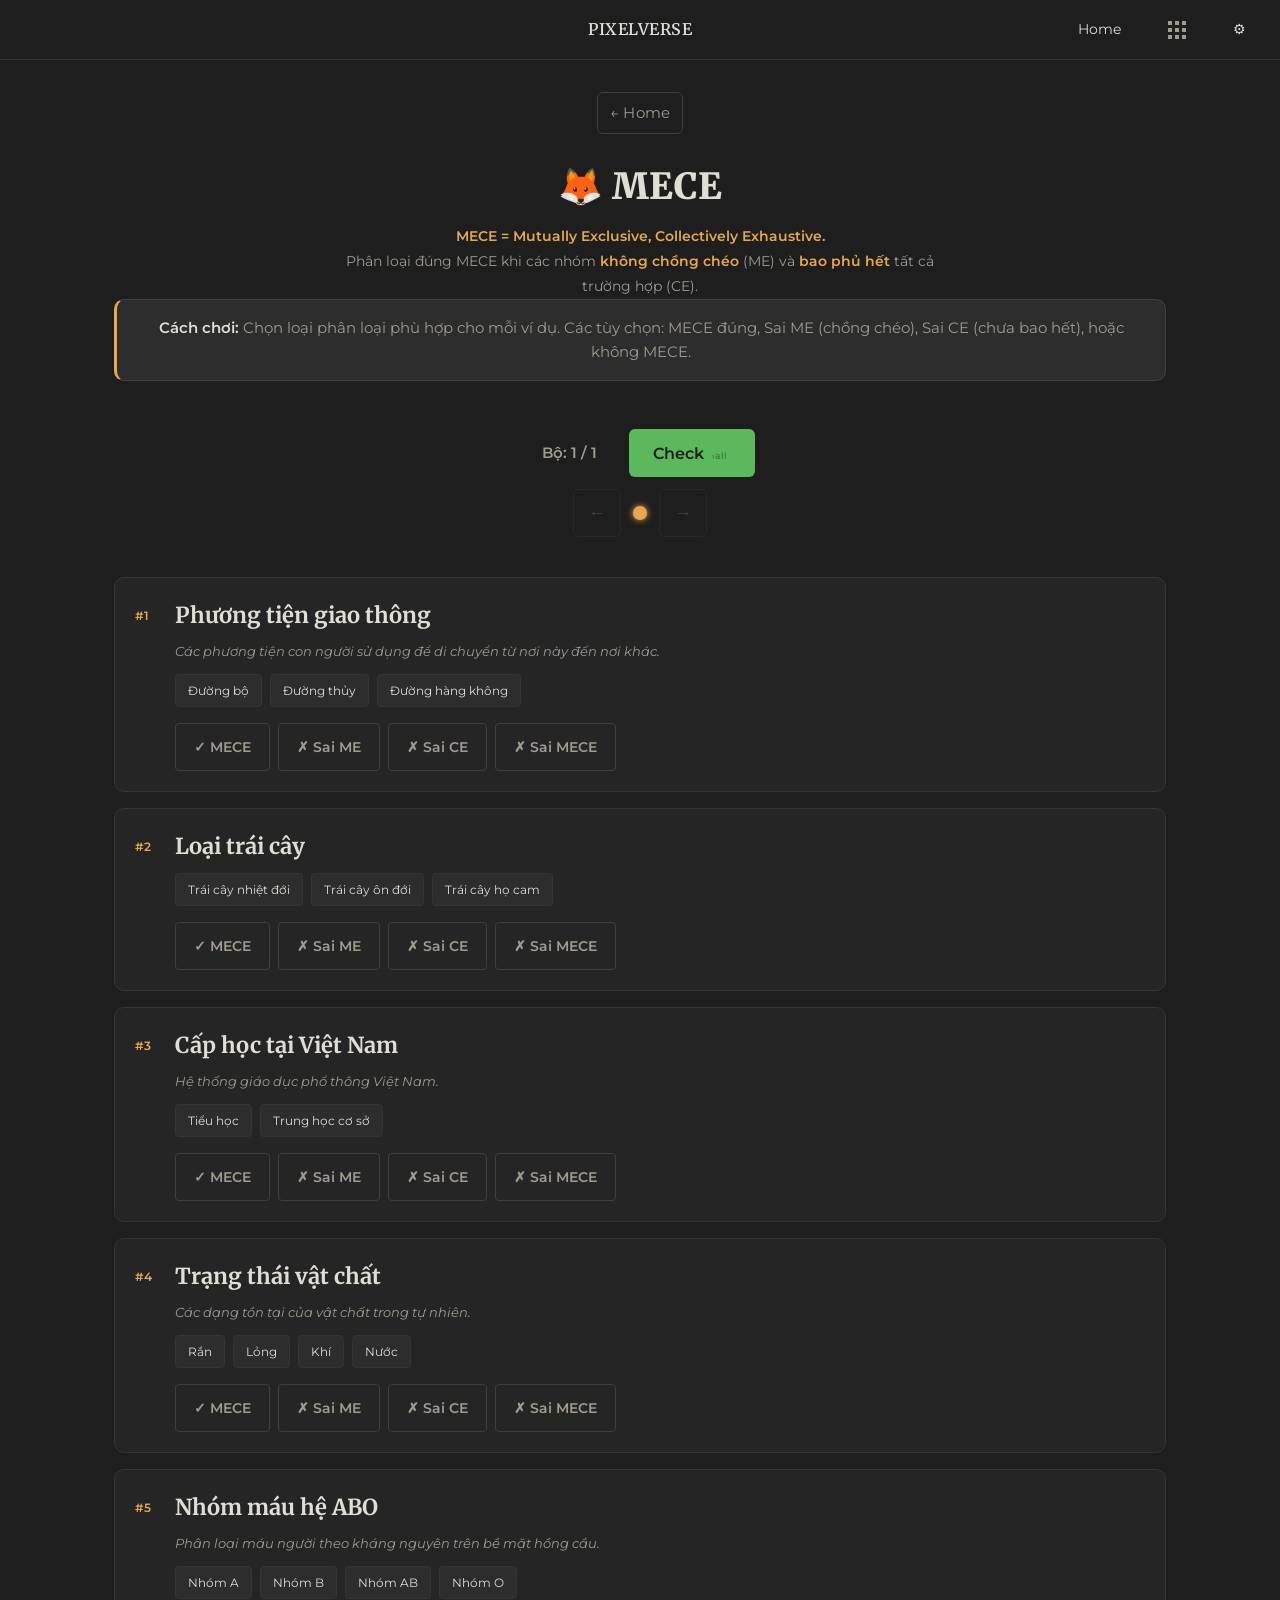
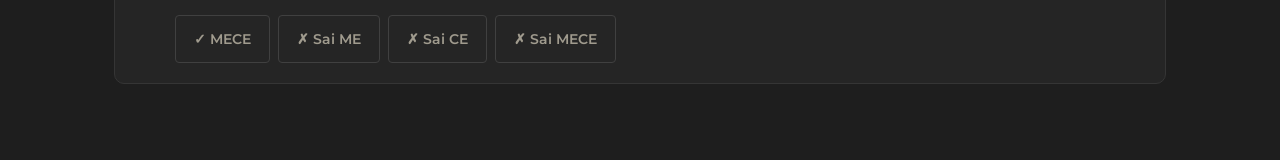
<file: app.mece.html>
<!DOCTYPE html><html lang="vi"><head><meta charset="UTF-8"/><meta name="viewport" content="width=device-width,initial-scale=1.0"/>
<title>🦊 — PIXELVERSE</title><link rel="icon" href="data:image/svg+xml,<svg xmlns='http://www.w3.org/2000/svg' viewBox='0 0 100 100'><text y='.9em' font-size='90' fill='%2300fff5'>◈</text></svg>">
<link rel="stylesheet" href="style.css"/><script src="app.js"></script>
<style>
.page-header__title{font-family:var(--font-serif);font-size:clamp(24px,4vw,32px);font-weight:900;color:var(--text-primary);letter-spacing:0.5px;margin:12px 0 16px}
.mece-exp{font-family:var(--font-sans);font-size:14px;color:var(--text-secondary);line-height:var(--leading-relaxed);max-width:600px;margin:0 auto}
.mece-exp strong{color:var(--accent);font-weight:600}
.qcard{background:var(--bg-surface);border:1px solid var(--border-subtle);border-radius:var(--radius-md);padding:20px;margin-bottom:16px;transition:all 0.15s}
.qcard:hover{border-color:var(--border-default)}
.qcard.correct{border-color:var(--success);background-color:rgba(92,184,92,.05)}
.qcard.wrong{border-color:var(--error);background-color:rgba(217,100,89,.05)}
.qcard__hdr{display:flex;align-items:center;gap:12px;margin-bottom:8px}
.qcard__num{font-family:var(--font-sans);font-size:12px;font-weight:600;color:var(--accent);min-width:28px}
.qcard__topic{font-family:var(--font-serif);font-size:22px;font-weight:700;color:var(--text-primary)}
.qcard__concept{font-family:var(--font-sans);font-size:13px;color:var(--text-secondary);font-style:italic;margin-bottom:12px;padding-left:40px}
.cats{display:flex;flex-wrap:wrap;gap:8px;margin-bottom:16px;padding-left:40px}
.cat-chip{font-family:var(--font-sans);font-size:12px;color:var(--text-primary);padding:6px 12px;border:1px solid var(--border-subtle);background:var(--bg-elevated);border-radius:4px}
.cat-chip[title]{cursor:help}
.ans-group{display:flex;flex-wrap:wrap;gap:8px;padding-left:40px}
.ans-btn{font-family:var(--font-sans);font-size:14px;font-weight:600;padding:10px 18px;border:1px solid var(--border-default);background:transparent;color:var(--text-secondary);border-radius:4px;cursor:pointer;transition:all 0.15s;min-height:48px;display:flex;align-items:center;justify-content:center}
.ans-btn:hover{border-color:var(--accent);color:var(--accent)}
.ans-btn.selected{border-color:var(--accent);color:var(--accent);background:var(--accent-subtle)}
.ans-btn.r-ok{border-color:var(--success)!important;color:var(--success)!important;background:var(--success-subtle)!important}
.ans-btn.r-bad{border-color:var(--error)!important;color:var(--error)!important;background:var(--error-subtle)!important}
.mece-empty{text-align:center;padding:60px 20px;color:var(--text-tertiary);font-size:13px;letter-spacing:0.25px}
.result-banner{padding:20px;margin-top:20px;border:1px solid var(--border-default);border-left:3px solid var(--success);background:var(--bg-surface);border-radius:var(--radius-md)}
.result-banner.error{border-left-color:var(--error)}
.result-banner__score{font-size:16px;font-weight:600}.result-banner__msg{font-size:14px;letter-spacing:0.25px;margin-top:8px}
@media(max-width:600px){.game-page{padding:16px 1rem 60px}.qcard{padding:16px}.cats,.ans-group,.qcard__concept{padding-left:0}.ans-btn{font-size:12px;padding:6px 10px}}
</style></head>
<body><main class="game-page">
<div class="page-header"><a href="index.html" class="page-header__back">← Home</a>
<h1 class="page-header__title">🦊 MECE</h1>
<p class="mece-exp"><strong>MECE = Mutually Exclusive, Collectively Exhaustive.</strong><br>Phân loại đúng MECE khi các nhóm <strong>không chồng chéo</strong> (ME) và <strong>bao phủ hết</strong> tất cả trường hợp (CE).</p>
<div class="how-to"><strong>Cách chơi:</strong> Chọn loại phân loại phù hợp cho mỗi ví dụ. Các tùy chọn: MECE đúng, Sai ME (chồng chéo), Sai CE (chưa bao hết), hoặc không MECE.</div></div>
<div class="control-bar">
<div class="control-bar__row">
<span class="control-bar__stat" id="setDisp">Bộ: 1 / 1</span>
<button class="control-bar__check" id="checkBtn">Check<span class="check-toggle" id="checkToggle">›all</span></button>
<button class="control-bar__continue" id="contBtn" style="display:none">Tiếp tục</button>
<span class="control-bar__stat" id="scoreDisp" style="display:none">Điểm: 0</span></div>
<div class="control-bar__nav">
<button class="control-bar__prev" id="prevBtn">←</button>
<div class="control-bar__dots" id="ctrlDots"></div>
<button class="control-bar__next" id="nextBtn">→</button></div></div>
<div id="qCont"></div><div id="meceEmpty" class="mece-empty" style="display:none">Chưa có câu hỏi nào. Thêm trong Admin.</div>
<div class="result-banner" id="resultBanner"><div class="result-banner__score" id="resultScore"></div><div class="result-banner__msg" id="resultMsg"></div></div></main>
<div class="toast" id="toast"></div>
<script>
const AK=['mece','not_me','not_ce','not_mece'],AL={mece:'✓ MECE',not_me:'✗ Sai ME',not_ce:'✗ Sai CE',not_mece:'✗ Sai MECE'};
let gd=[],cs=0,ans={},chk=false;
const gameState={sets:[],currentSetIdx:0,checkMode:'all',setResults:[],globalResults:{correct:0,total:0,pct:0}};
function buildGame(){const set=gd[cs];if(!set)return;chk=false;if(!ans[cs])ans[cs]={};
const c=document.getElementById('qCont');c.innerHTML='';
(set.questions||[]).forEach((q,qi)=>{
const card=document.createElement('div');card.className='qcard';card.id='qc-'+q.id;
const hdr=document.createElement('div');hdr.className='qcard__hdr';
hdr.innerHTML=`<span class="qcard__num">#${qi+1}</span><span class="qcard__topic">${PV.escHtml(q.topic)}</span>`;card.appendChild(hdr);
if(q.topicConcept){const cp=document.createElement('div');cp.className='qcard__concept';cp.textContent=q.topicConcept;card.appendChild(cp)}
const cats=document.createElement('div');cats.className='cats';
(q.categories||[]).forEach(cat=>{const ch=document.createElement('span');ch.className='cat-chip';ch.textContent=cat.name;if(cat.concept)ch.title=cat.concept;cats.appendChild(ch)});card.appendChild(cats);
const gr=document.createElement('div');gr.className='ans-group';gr.dataset.qid=q.id;
AK.forEach(k=>{const b=document.createElement('button');b.className='ans-btn';b.dataset.answer=k;b.textContent=AL[k];
if(ans[cs][q.id]===k)b.classList.add('selected');
b.addEventListener('click',()=>{if(chk)return;SFX.click();if(!ans[cs])ans[cs]={};
if(ans[cs][q.id]===k)delete ans[cs][q.id];else ans[cs][q.id]=k;
gr.querySelectorAll('.ans-btn').forEach(x=>x.classList.toggle('selected',x.dataset.answer===ans[cs][q.id]));upSetDots()});gr.appendChild(b)});
card.appendChild(gr);c.appendChild(card)});
upSetNav()}
function buildSetDots(){PV.buildDots(gd.length,'ctrlDots');
document.querySelectorAll('#ctrlDots .control-bar__dot').forEach((d,i)=>{d.addEventListener('click',e=>{e.stopPropagation();if(i!==cs){SFX.navigate();goTo(i)}})})}
function upSetDots(){const states=gd.map((_,i)=>{if(i===cs)return'active';if(gameState.setResults[i])return gameState.setResults[i].pct===100?'answered':'wrong-q';if(ans[i]&&Object.keys(ans[i]).length>0)return'drafted';return null});PV.setAllDots(states,'ctrlDots')}
function goTo(i){cs=i;gameState.currentSetIdx=i;chk=false;document.getElementById('resultBanner').classList.remove('show','error');document.getElementById('checkBtn').style.display='';document.getElementById('contBtn').style.display='none';buildGame()}
function upSetNav(){document.getElementById('setDisp').textContent=`Bộ: ${cs+1} / ${gd.length}`;document.getElementById('prevBtn').disabled=cs===0;document.getElementById('nextBtn').disabled=cs===gd.length-1;upSetDots()}
function prevSet(){if(cs>0){SFX.navigate();goTo(cs-1)}}function nextSet(){if(cs<gd.length-1){SFX.navigate();goTo(cs+1)}}
function checkAnswers(){if(gameState.checkMode==='all'){checkAllSets()}else{checkCurrentSet()}}
function checkCurrentSet(){const set=gd[cs];chk=true;if(!ans[cs])ans[cs]={};
const qs=set.questions||[];let ok=0,tot=qs.length;
qs.forEach(q=>{const card=document.getElementById('qc-'+q.id);if(!card)return;
const gr=card.querySelector('.ans-group');
const ua=ans[cs][q.id],isOk=ua===q.answer;if(isOk)ok++;
if(isOk)card.classList.add('correct');else card.classList.add('wrong');
gr.querySelectorAll('.ans-btn').forEach(b=>{const k=b.dataset.answer;b.classList.remove('selected');if(k===q.answer)b.classList.add('r-ok');if(k===ua&&!isOk)b.classList.add('r-bad')})});
const pct=tot===0?100:Math.round(ok/tot*100);
gameState.setResults[cs]={correct:ok,total:tot,pct};SFX[pct===100?'correct':'wrong']();
const sd=document.getElementById('scoreDisp');sd.style.display='';sd.textContent=`Điểm: ${ok}/${tot}`;PV.showResult(ok,tot,PV.checkMsg(pct));
document.getElementById('checkBtn').style.display='none';document.getElementById('contBtn').style.display='';upSetDots()}
function checkAllSets(){chk=true;let globalOk=0,globalTot=0;
gd.forEach((set,si)=>{if(!ans[si])ans[si]={};let ok=0,tot=(set.questions||[]).length;
(set.questions||[]).forEach(q=>{const ua=ans[si][q.id],isOk=ua===q.answer;if(isOk)ok++;globalOk+=isOk?1:0;globalTot++});
const pct=tot===0?100:Math.round(ok/tot*100);gameState.setResults[si]={correct:ok,total:tot,pct}});
(gd[cs].questions||[]).forEach(q=>{const card=document.getElementById('qc-'+q.id);if(!card)return;
const gr=card.querySelector('.ans-group');const ua=ans[cs][q.id],isOk=ua===q.answer;
if(isOk)card.classList.add('correct');else card.classList.add('wrong');
gr.querySelectorAll('.ans-btn').forEach(b=>{const k=b.dataset.answer;b.classList.remove('selected');if(k===q.answer)b.classList.add('r-ok');if(k===ua&&!isOk)b.classList.add('r-bad')})});
const globalPct=globalTot===0?100:Math.round(globalOk/globalTot*100);
gameState.globalResults={correct:globalOk,total:globalTot,pct:globalPct};SFX[globalPct===100?'correct':'wrong']();
const sd2=document.getElementById('scoreDisp');sd2.style.display='';sd2.textContent=`Điểm: ${globalOk}/${globalTot}`;PV.showResult(globalOk,globalTot,PV.checkMsg(globalPct));
document.getElementById('checkBtn').style.display='none';document.getElementById('contBtn').style.display='';upSetDots()}
function contGame(){chk=false;document.querySelectorAll('.qcard').forEach(c=>c.classList.remove('correct','wrong'));
document.querySelectorAll('.ans-btn').forEach(b=>{b.classList.remove('r-ok','r-bad');
const gr=b.closest('.ans-group');if(gr)b.classList.toggle('selected',b.dataset.answer===(ans[cs]&&ans[cs][gr.dataset.qid]))});
document.getElementById('resultBanner').classList.remove('show','error');document.getElementById('checkBtn').style.display='';document.getElementById('contBtn').style.display='none';document.getElementById('scoreDisp').style.display='none'}
document.getElementById('checkBtn').addEventListener('click',checkAnswers);
document.getElementById('checkToggle').addEventListener('click',e=>{e.stopPropagation();SFX.click();PV.toggleCheckMode(gameState)});
document.getElementById('contBtn').addEventListener('click',contGame);
document.getElementById('prevBtn').addEventListener('click',prevSet);
document.getElementById('nextBtn').addEventListener('click',nextSet);
(async()=>{const d=await PV.loadData('mece');let raw=d?JSON.parse(JSON.stringify(d)):[];
if(raw.length&&raw[0].topic!==undefined){raw=[{id:Date.now(),setTitle:'BỘ 1',questions:raw}]}
gd=raw;if(!gd.length){document.getElementById('meceEmpty').style.display='';return}
gameState.sets=gd;gameState.currentSetIdx=0;gameState.checkMode='all';cs=0;ans={};buildSetDots();buildGame()})();
</script></body></html>
</file>
<file: style.css>
@import url('https://fonts.googleapis.com/css2?family=Merriweather:wght@700;900&family=Montserrat:wght@400;500;600&family=JetBrains+Mono:wght@400&display=swap');

*,*::before,*::after{box-sizing:border-box;margin:0;padding:0}

:root{
  /* Backgrounds - warm dark palette */
  --bg-base:     #1e1e1e;
  --bg-surface:  #252525;
  --bg-elevated: #2d2d2d;
  --bg-overlay:  rgba(0,0,0,.5);

  /* Borders */
  --border-subtle:  #353535;
  --border-default: #404040;
  --border-strong:  #555555;

  /* Text - warm whites */
  --text-primary:    #e0ddd5;
  --text-secondary:  #a09b8e;
  --text-tertiary:   #706b5f;
  --text-inverse:    #1e1e1e;

  /* Primary accent - warm amber */
  --accent:         #e8a849;
  --accent-hover:   #f0b85a;
  --accent-subtle:  rgba(232,168,73,.1);
  --accent-muted:   rgba(232,168,73,.15);

  /* Semantic colors */
  --success:        #5cb85c;
  --success-subtle: rgba(92,184,92,.1);
  --error:          #d96459;
  --error-subtle:   rgba(217,100,89,.1);
  --warning:        #e8a849;
  --warning-subtle: rgba(232,168,73,.1);
  --info:           #6ba3d6;
  --info-subtle:    rgba(107,163,214,.1);

  /* Game-specific accents - subtle warm variants */
  --game-wolf:      #c4a46c;
  --game-octopus:   #9b8ec4;
  --game-squirrel:  #7dab8e;
  --game-fish:      #c4946c;
  --game-ant:       #a8b47c;
  --game-dolphin:   #6ba3d6;
  --game-fox:       #d6886b;
  --game-bee:       #d4b85c;

  /* Typography */
  --font-sans:     'Montserrat', -apple-system, BlinkMacSystemFont, 'Segoe UI', sans-serif;
  --font-serif:    'Merriweather', serif;
  --font-mono:     'JetBrains Mono', monospace;

  /* Type scale — Phase 2: Bigger, more readable */
  --text-xs:   0.8125rem;  /* 13px */
  --text-sm:   0.9375rem;  /* 15px */
  --text-base: 1.0625rem;  /* 17px */
  --text-lg:   1.125rem;   /* 18px */
  --text-xl:   1.25rem;    /* 20px */
  --text-2xl:  1.5rem;     /* 24px */
  --text-3xl:  2rem;       /* 32px */

  /* Weights */
  --font-normal:    400;
  --font-medium:    500;
  --font-semibold:  600;
  --font-bold:      700;

  /* Line heights */
  --leading-tight:   1.3;
  --leading-normal:  1.6;
  --leading-relaxed: 1.8;

  /* Spacing - 4px grid */
  --space-1:  4px;
  --space-2:  8px;
  --space-3:  12px;
  --space-4:  16px;
  --space-5:  20px;
  --space-6:  24px;
  --space-8:  32px;
  --space-10: 40px;
  --space-12: 48px;
  --space-16: 64px;

  /* Container sizes */
  --container-sm: 640px;
  --container-md: 860px;
  --container-lg: 1100px;

  /* Card & layout */
  --card-padding:       var(--space-6);  /* 24px (was 20px) */
  --section-padding:    var(--space-8);
  --page-padding-x:     var(--space-6);

  /* Borders & shadows */
  --radius-sm:  6px;
  --radius-md:  10px;
  --radius-lg:  14px;
  --radius-full: 9999px;

  --shadow-sm:  0 1px 2px rgba(0,0,0,.2);
  --shadow-md:  0 2px 8px rgba(0,0,0,.25), 0 1px 3px rgba(0,0,0,.15);
  --shadow-lg:  0 4px 16px rgba(0,0,0,.3), 0 2px 6px rgba(0,0,0,.2);
  --shadow-xl:  0 8px 32px rgba(0,0,0,.4);

  --border-width: 1px;

  /* Animation tokens */
  --ease-default: cubic-bezier(0.4, 0, 0.2, 1);
  --ease-out:     cubic-bezier(0, 0, 0.2, 1);
  --ease-in:      cubic-bezier(0.4, 0, 1, 1);
  --ease-spring:  cubic-bezier(0.34, 1.56, 0.64, 1);

  --duration-fast:   0.1s;
  --duration-normal: 0.2s;
  --duration-slow:   0.35s;
}

html{scroll-behavior:smooth}

body{
  background:var(--bg-base);
  color:var(--text-primary);
  font-family:var(--font-sans);
  font-size:16px;
  line-height:var(--leading-normal);
  min-height:100vh;
  overflow-x:hidden;
}

/* Navbar */
.navbar{
  position:sticky;
  top:0;
  z-index:100;
  background:var(--bg-base);
  border-bottom:var(--border-width) solid var(--border-subtle);
  padding:0 var(--page-padding-x);
  display:grid;
  grid-template-columns:1fr auto 1fr;
  align-items:center;
  height:60px;
}

.navbar__logo{
  grid-column:2;
  font-family:var(--font-serif);
  font-size:clamp(12px,2vw,16px);
  font-weight:600;
  color:var(--text-primary);
  text-decoration:none;
  letter-spacing:0.5px;
}

.navbar__links{
  grid-column:3;
  justify-self:end;
  display:flex;
  gap:1.5rem;
  list-style:none;
}

.navbar__links a{
  color:var(--text-primary);
  text-decoration:none;
  font-size:14px;
  padding:4px 10px;
  min-height:44px;
  display:inline-flex;
  align-items:center;
  transition:color var(--duration-normal) var(--ease-default);
}

.navbar__links a:hover,
.navbar__links a.active{
  color:var(--accent);
}

.navbar__admin-btn{
  font-size:20px;
  background:transparent;
  border:none;
  color:var(--text-secondary);
  padding:4px 10px;
  min-height:44px;
  cursor:pointer;
  text-decoration:none;
  display:inline-flex;
  align-items:center;
  transition:color var(--duration-normal) var(--ease-default);
}

.navbar__admin-btn:hover{
  color:var(--accent);
}

.navbar__grid-btn{
  background:transparent;
  border:none;
  color:var(--text-secondary);
  cursor:pointer;
  padding:12px;
  min-width:44px;
  min-height:44px;
  display:inline-flex;
  align-items:center;
  justify-content:center;
  transition:color var(--duration-normal) var(--ease-default);
}

.navbar__grid-btn:hover{
  color:var(--accent);
}

.navbar__grid-btn__dots{
  display:grid;
  grid-template-columns:repeat(3,4px);
  grid-template-rows:repeat(3,4px);
  gap:3px;
}

.navbar__grid-dot{
  width:4px;
  height:4px;
  background:currentColor;
}

.navbar__games-popup{
  position:fixed;
  top:62px;
  left:0;
  transform:translateX(-50%);
  z-index:200;
  background:var(--bg-elevated);
  border:var(--border-width) solid var(--border-default);
  border-radius:var(--radius-md);
  box-shadow:var(--shadow-lg);
  padding:var(--space-4);
  display:none;
}

.navbar__games-popup.open{
  display:block;
}

.navbar__games-list{
  display:grid;
  grid-template-columns:repeat(3,48px);
  gap:var(--space-2);
}

.navbar__game-item{
  display:flex;
  align-items:center;
  justify-content:center;
  width:48px;
  height:48px;
  color:var(--text-primary);
  font-size:34px;
  text-decoration:none;
  transition:transform var(--duration-normal) var(--ease-default);
  line-height:1;
  border-radius:var(--radius-sm);
  padding:var(--space-2);
}

.navbar__game-item:hover{
  transform:scale(1.1);
  background:var(--bg-base);
}

.navbar__game-item--active{
  transform:scale(1.05);
  background:var(--accent-subtle);
  pointer-events:none;
}

section,
.game-page,
.calc-page,
.fn-layout{
  position:relative;
  z-index:2;
}

/* Hero Section */
.hero{
  display:flex;
  flex-direction:column;
  align-items:center;
  justify-content:center;
  text-align:center;
  padding:80px var(--page-padding-x) 60px;
  min-height:60vh;
}

.hero__badge{
  font-size:var(--text-xs);
  color:var(--text-secondary);
  letter-spacing:0.5px;
  border:var(--border-width) solid var(--border-default);
  padding:var(--space-3) var(--space-4);
  margin-bottom:var(--space-6);
  border-radius:var(--radius-full);
}

.hero__title{
  font-family:var(--font-serif);
  font-size:clamp(28px,5vw,48px);
  font-weight:900;
  line-height:var(--leading-tight);
  margin-bottom:var(--space-5);
  color:var(--text-primary);
}

.hero__cta{
  display:inline-block;
  font-family:var(--font-serif);
  font-size:var(--text-lg);
  font-weight:700;
  color:var(--text-inverse);
  background:var(--accent);
  padding:var(--space-4) var(--space-6);
  border:none;
  border-radius:var(--radius-sm);
  cursor:pointer;
  text-decoration:none;
  transition:all var(--duration-normal) var(--ease-default);
  letter-spacing:0.5px;
}

.hero__cta:hover{
  background:var(--accent-hover);
  transform:scale(1.02);
}

.hero__cta:active{
  transform:scale(0.98);
}

/* Section styling */
.section-title{
  font-size:var(--text-lg);
  text-align:center;
  margin-bottom:var(--space-4);
  color:var(--text-primary);
  font-weight:600;
  letter-spacing:0.5px;
}

.section-divider{
  display:flex;
  align-items:center;
  gap:var(--space-3);
  margin:0 auto var(--section-padding);
  max-width:400px;
}

.section-divider span{
  flex:1;
  height:1px;
  background:var(--border-subtle);
}

/* Apps section */
.apps-section{
  padding:var(--section-padding) var(--page-padding-x) 80px;
  max-width:var(--container-lg);
  margin:0 auto;
}

.apps-grid{
  display:grid;
  grid-template-columns:repeat(auto-fill,minmax(280px,1fr));
  gap:var(--space-8);
}

.app-card{
  background:var(--bg-surface);
  border:var(--border-width) solid var(--border-subtle);
  border-radius:var(--radius-md);
  padding:var(--card-padding);
  display:flex;
  flex-direction:column;
  gap:var(--space-4);
  cursor:pointer;
  transition:border-color var(--duration-normal) var(--ease-default), box-shadow var(--duration-normal) var(--ease-default);
  position:relative;
  overflow:hidden;
}

.app-card:hover{
  border-color:var(--border-default);
  box-shadow:var(--shadow-sm);
}

.app-card__icon{
  font-size:48px;
  line-height:1;
}

.app-card__title{
  font-family:var(--font-serif);
  font-size:clamp(18px,3vw,24px);
  font-weight:700;
  line-height:var(--leading-normal);
  color:var(--text-primary);
}

.app-card__desc{
  font-size:var(--text-sm);
  color:var(--text-secondary);
  line-height:var(--leading-relaxed);
  flex:1;
}

.app-card__btn{
  display:flex;
  align-items:center;
  justify-content:center;
  font-family:var(--font-sans);
  font-size:16px;
  font-weight:600;
  color:var(--text-inverse);
  background:var(--accent);
  padding:14px 32px;
  border:none;
  border-radius:var(--radius-sm);
  text-decoration:none;
  text-align:center;
  cursor:pointer;
  transition:all var(--duration-normal) var(--ease-default);
  width:100%;
  margin-top:var(--space-2);
  min-height:56px;
}

.app-card__btn:hover{
  background:var(--accent-hover);
  transform:scale(1.02);
}

.app-card__btn:active{
  transform:scale(0.98);
}

/* Game page header */
.game-page{
  max-width:var(--container-lg);
  margin:0 auto;
  padding:var(--space-8) var(--page-padding-x) 60px;
}

.page-header{
  text-align:center;
  margin-bottom:var(--space-8);
}

.page-header h1,
.page-header__title{
  font-family:var(--font-serif);
  font-size:clamp(24px,4vw,36px);
  font-weight:900;
  color:var(--text-primary);
  margin-bottom:var(--space-2);
}

.page-header__back{
  display:inline-block;
  font-family:var(--font-sans);
  font-size:var(--text-sm);
  color:var(--text-secondary);
  border:var(--border-width) solid var(--border-default);
  padding:var(--space-2) var(--space-3);
  text-decoration:none;
  letter-spacing:0.25px;
  margin-bottom:var(--space-3);
  border-radius:var(--radius-sm);
  transition:all var(--duration-normal) var(--ease-default);
}

.page-header__back:hover{
  border-color:var(--accent);
  color:var(--accent);
}

.page-header__sub{
  font-family:var(--font-sans);
  font-size:var(--text-sm);
  color:var(--text-secondary);
  margin-top:var(--space-2);
}

/* Card system */
.card{
  background:var(--bg-surface);
  border:var(--border-width) solid var(--border-subtle);
  border-radius:var(--radius-md);
  padding:var(--card-padding);
  transition:border-color var(--duration-normal) var(--ease-default), box-shadow var(--duration-normal) var(--ease-default);
}

.card:hover{
  border-color:var(--border-default);
  box-shadow:var(--shadow-sm);
}

.card-elevated{
  background:var(--bg-elevated);
  box-shadow:var(--shadow-md);
}

/* Button system */
.btn{
  font-family:var(--font-serif);
  font-weight:var(--font-semibold);
  border-radius:var(--radius-sm);
  cursor:pointer;
  transition:all var(--duration-normal) var(--ease-default);
  display:inline-flex;
  align-items:center;
  justify-content:center;
  gap:var(--space-2);
  border:var(--border-width) solid transparent;
  font-size:var(--text-base);
}

.btn:active{
  transform:scale(0.98);
}

.btn-sm{
  font-size:var(--text-sm);
  padding:8px 16px;
  min-height:40px;
}

.btn-md{
  font-size:var(--text-base);
  padding:12px 24px;
  min-height:48px;
}

.btn-lg{
  font-size:var(--text-lg);
  padding:14px 32px;
  min-height:56px;
}

.btn-primary{
  background:var(--accent);
  color:var(--text-inverse);
}

.btn-primary:hover{
  background:var(--accent-hover);
}

.btn-secondary{
  background:transparent;
  border-color:var(--border-default);
  color:var(--text-primary);
}

.btn-secondary:hover{
  border-color:var(--accent);
  color:var(--accent);
}

.btn-ghost{
  background:transparent;
  color:var(--text-secondary);
}

.btn-ghost:hover{
  background:var(--bg-elevated);
  color:var(--text-primary);
}

.btn-danger{
  background:transparent;
  border-color:var(--error);
  color:var(--error);
}

.btn-danger:hover{
  background:var(--error);
  color:var(--text-inverse);
}

.btn-success{
  background:var(--success);
  color:var(--text-inverse);
}

.btn-success:hover{
  filter:brightness(1.1);
}

/* ============================================
   UNIFIED CONTROL BAR — The Sacred Component
   Used by ALL games. Same position, same style.
   ============================================ */
.control-bar{
  display:flex;
  flex-direction:column;
  align-items:center;
  gap:var(--space-3);
  margin-bottom:var(--space-6);
  padding:var(--space-4) 0;
}

.control-bar__row{
  display:flex;
  align-items:center;
  justify-content:center;
  gap:var(--space-4);
  flex-wrap:wrap;
}

.control-bar__stat{
  font-family:var(--font-sans);
  font-size:15px;
  color:var(--text-secondary);
  padding:var(--space-2) var(--space-4);
  border-radius:var(--radius-full);
  font-weight:600;
  min-height:40px;
  display:inline-flex;
  align-items:center;
  justify-content:center;
  white-space:nowrap;
}

.control-bar__check{
  font-family:var(--font-sans);
  font-size:16px;
  font-weight:600;
  color:var(--text-inverse);
  background:var(--success);
  border:none;
  border-radius:var(--radius-sm);
  padding:var(--space-3) var(--space-6);
  min-height:48px;
  min-width:120px;
  cursor:pointer;
  transition:all var(--duration-normal) var(--ease-default);
}

.control-bar__check:hover{
  filter:brightness(1.1);
}

.control-bar__check:active{
  transform:scale(0.98);
}

.check-toggle{
  display:inline-flex;
  align-items:center;
  margin-left:5px;
  font-family:var(--font-sans);
  font-size:9px;
  letter-spacing:0.5px;
  font-weight:500;
  opacity:0.5;
  transition:opacity var(--duration-normal) var(--ease-default),
             color var(--duration-normal) var(--ease-default);
  cursor:pointer;
  padding:1px 3px;
}

.check-toggle:hover{
  opacity:0.85;
}

.check-toggle.active{
  opacity:0.9;
  color:var(--accent);
}

.control-bar__continue{
  font-family:var(--font-sans);
  font-size:16px;
  font-weight:600;
  color:var(--text-primary);
  background:transparent;
  border:1px solid var(--border-default);
  border-radius:var(--radius-sm);
  padding:var(--space-3) var(--space-6);
  min-height:48px;
  min-width:120px;
  cursor:pointer;
  transition:all var(--duration-normal) var(--ease-default);
}

.control-bar__continue:hover{
  border-color:var(--accent);
  color:var(--accent);
}

.control-bar__nav{
  display:flex;
  align-items:center;
  gap:var(--space-3);
}

.control-bar__prev,
.control-bar__next{
  width:48px;
  height:48px;
  display:flex;
  align-items:center;
  justify-content:center;
  background:transparent;
  border:1px solid var(--border-default);
  border-radius:var(--radius-sm);
  color:var(--text-secondary);
  font-size:18px;
  cursor:pointer;
  transition:all var(--duration-normal) var(--ease-default);
  flex-shrink:0;
}

.control-bar__prev:hover:not(:disabled),
.control-bar__next:hover:not(:disabled){
  border-color:var(--accent);
  color:var(--accent);
}

.control-bar__prev:disabled,
.control-bar__next:disabled{
  opacity:0.3;
  cursor:default;
}

.control-bar__dots{
  display:flex;
  gap:8px;
  align-items:center;
}

.control-bar__dot{
  width:14px;
  height:14px;
  border-radius:50%;
  background:var(--border-default);
  border:none;
  padding:0;
  cursor:pointer;
  transition:all var(--duration-normal) var(--ease-default);
  flex-shrink:0;
}

.control-bar__dot:hover{
  background:var(--text-tertiary);
}

.control-bar__dot.active{
  background:var(--accent);
  box-shadow:0 0 6px var(--accent);
}

.control-bar__dot.answered{
  background:var(--success);
}

.control-bar__dot.wrong-q{
  background:var(--error);
}

.control-bar__dot.drafted{
  background:var(--text-tertiary);
}

/* Legacy .score-bar compat (remove after migration) */
.score-bar{
  display:flex;
  align-items:center;
  justify-content:center;
  gap:var(--space-6);
  flex-wrap:wrap;
  margin-bottom:var(--space-8);
}

.score-chip{
  font-family:var(--font-sans);
  font-size:15px;
  color:var(--text-secondary);
  padding:var(--space-3) var(--space-4);
  border-radius:var(--radius-full);
  font-weight:600;
  min-height:40px;
  display:inline-flex;
  align-items:center;
  justify-content:center;
}

/* Drag and drop */
.drop-zone{
  border:1px dashed var(--border-default);
  border-radius:var(--radius-md);
  padding:var(--space-5);
  transition:all var(--duration-normal) var(--ease-default);
  min-height:96px;
  display:flex;
  align-items:center;
  justify-content:center;
  background:transparent;
}

.drop-zone.accepting{
  border-color:var(--accent);
  background:var(--accent-subtle);
}

.drop-zone.hover{
  border-color:var(--accent);
  background:var(--accent-muted);
  box-shadow:var(--shadow-sm);
}

.drag-item{
  background:var(--bg-surface);
  border:var(--border-width) solid var(--border-subtle);
  border-radius:var(--radius-sm);
  padding:var(--space-4);
  cursor:grab;
  transition:all var(--duration-normal) var(--ease-default);
  min-height:56px;
  display:flex;
  align-items:center;
}

.drag-item:active{
  cursor:grabbing;
  opacity:0.6;
}

.drag-item.selected{
  border-color:var(--accent);
  background:var(--accent-subtle);
}

/* Selection states */
.selected{
  border-color:var(--accent) !important;
  background:var(--accent-subtle) !important;
}

/* Correct/Wrong feedback */
.correct{
  border-color:var(--success) !important;
  background:var(--success-subtle) !important;
}

.wrong{
  border-color:var(--error) !important;
  background:var(--error-subtle) !important;
}

/* Legacy dot-nav compat (use .control-bar__dot instead) */
.dot-nav{
  display:flex;
  gap:8px;
  justify-content:center;
  margin:var(--space-6) 0;
}

.dot{
  width:14px;
  height:14px;
  border-radius:50%;
  background:var(--border-default);
  border:none;
  padding:0;
  cursor:pointer;
  transition:background var(--duration-normal) var(--ease-default);
}

.dot.active{
  background:var(--accent);
  box-shadow:0 0 6px var(--accent);
}

.dot.completed,.dot.answered{
  background:var(--success);
}

.dot.wrong,.dot.wrong-q{
  background:var(--error);
}

.dot.drafted{
  background:var(--text-tertiary);
}

/* Instruction banner */
.how-to{
  background:var(--bg-elevated);
  border:1px solid var(--border-default);
  border-left:3px solid var(--accent);
  border-radius:var(--radius-md);
  padding:var(--space-4) var(--space-5);
  font-size:var(--text-sm);
  color:var(--text-secondary);
  margin-bottom:var(--space-6);
  line-height:var(--leading-normal);
}

.how-to strong{
  color:var(--text-primary);
  font-weight:600;
}

/* Result banner */
.result-banner{
  display:none;
  border-left:3px solid var(--success);
  background:var(--bg-surface);
  border:1px solid var(--border-default);
  border-left:3px solid var(--success);
  border-radius:var(--radius-md);
  padding:var(--space-8) var(--space-8);
  margin-top:var(--space-8);
  text-align:center;
}

.result-banner.show{
  display:block;
}

.result-banner.error{
  border-left-color:var(--error);
}

.result-banner__score{
  font-family:var(--font-sans);
  font-size:1.75rem;
  font-weight:700;
  color:var(--text-primary);
  margin-bottom:var(--space-4);
  letter-spacing:0.5px;
}

.result-banner__msg{
  font-family:var(--font-sans);
  font-size:var(--text-base);
  color:var(--text-secondary);
  line-height:var(--leading-normal);
}

/* Toast notifications */
.toast{
  position:fixed;
  bottom:80px;
  left:50%;
  transform:translateX(-50%) translateY(20px);
  background:var(--bg-elevated);
  border:var(--border-width) solid var(--border-default);
  border-radius:var(--radius-md);
  color:var(--text-primary);
  font-family:var(--font-sans);
  font-size:var(--text-sm);
  padding:var(--space-3) var(--space-5);
  z-index:9999;
  opacity:0;
  transition:opacity var(--duration-normal) var(--ease-default), transform var(--duration-normal) var(--ease-default);
  pointer-events:none;
  white-space:nowrap;
}

.toast.show{
  opacity:1;
  transform:translateX(-50%) translateY(0);
}

/* Responsive breakpoints */
@media(min-width:480px){
  /* small phones to normal phones */
}

@media(min-width:640px){
  /* large phones to small tablets */
}

@media(min-width:768px){
  /* tablets */
}

@media(min-width:1024px){
  /* desktops */
}

@media(max-width:640px){
  .navbar{
    padding:0 1rem;
  }

  .navbar__logo{
    font-size:14px;
  }

  .navbar__links{
    gap:0.75rem;
  }

  .hero{
    padding:50px 1rem 40px;
    min-height:50vh;
  }

  .apps-grid{
    grid-template-columns:1fr;
  }

  .apps-section{
    padding:var(--space-8) 1rem 60px;
  }
}

@media(max-width:480px){
  .navbar__links{
    gap:0.5rem;
  }

  .navbar__games-popup{
    left:0;
    right:0;
    top:60px;
    transform:none;
  }

  .hero{
    padding:36px 1rem 28px;
  }

  .apps-section{
    padding:var(--space-6) 1rem 48px;
  }

  .apps-grid{
    gap:var(--space-4);
  }

  .app-card{
    padding:var(--space-4) var(--space-3);
    gap:var(--space-3);
  }

  .app-card__icon{
    font-size:28px;
  }
}
</file>
